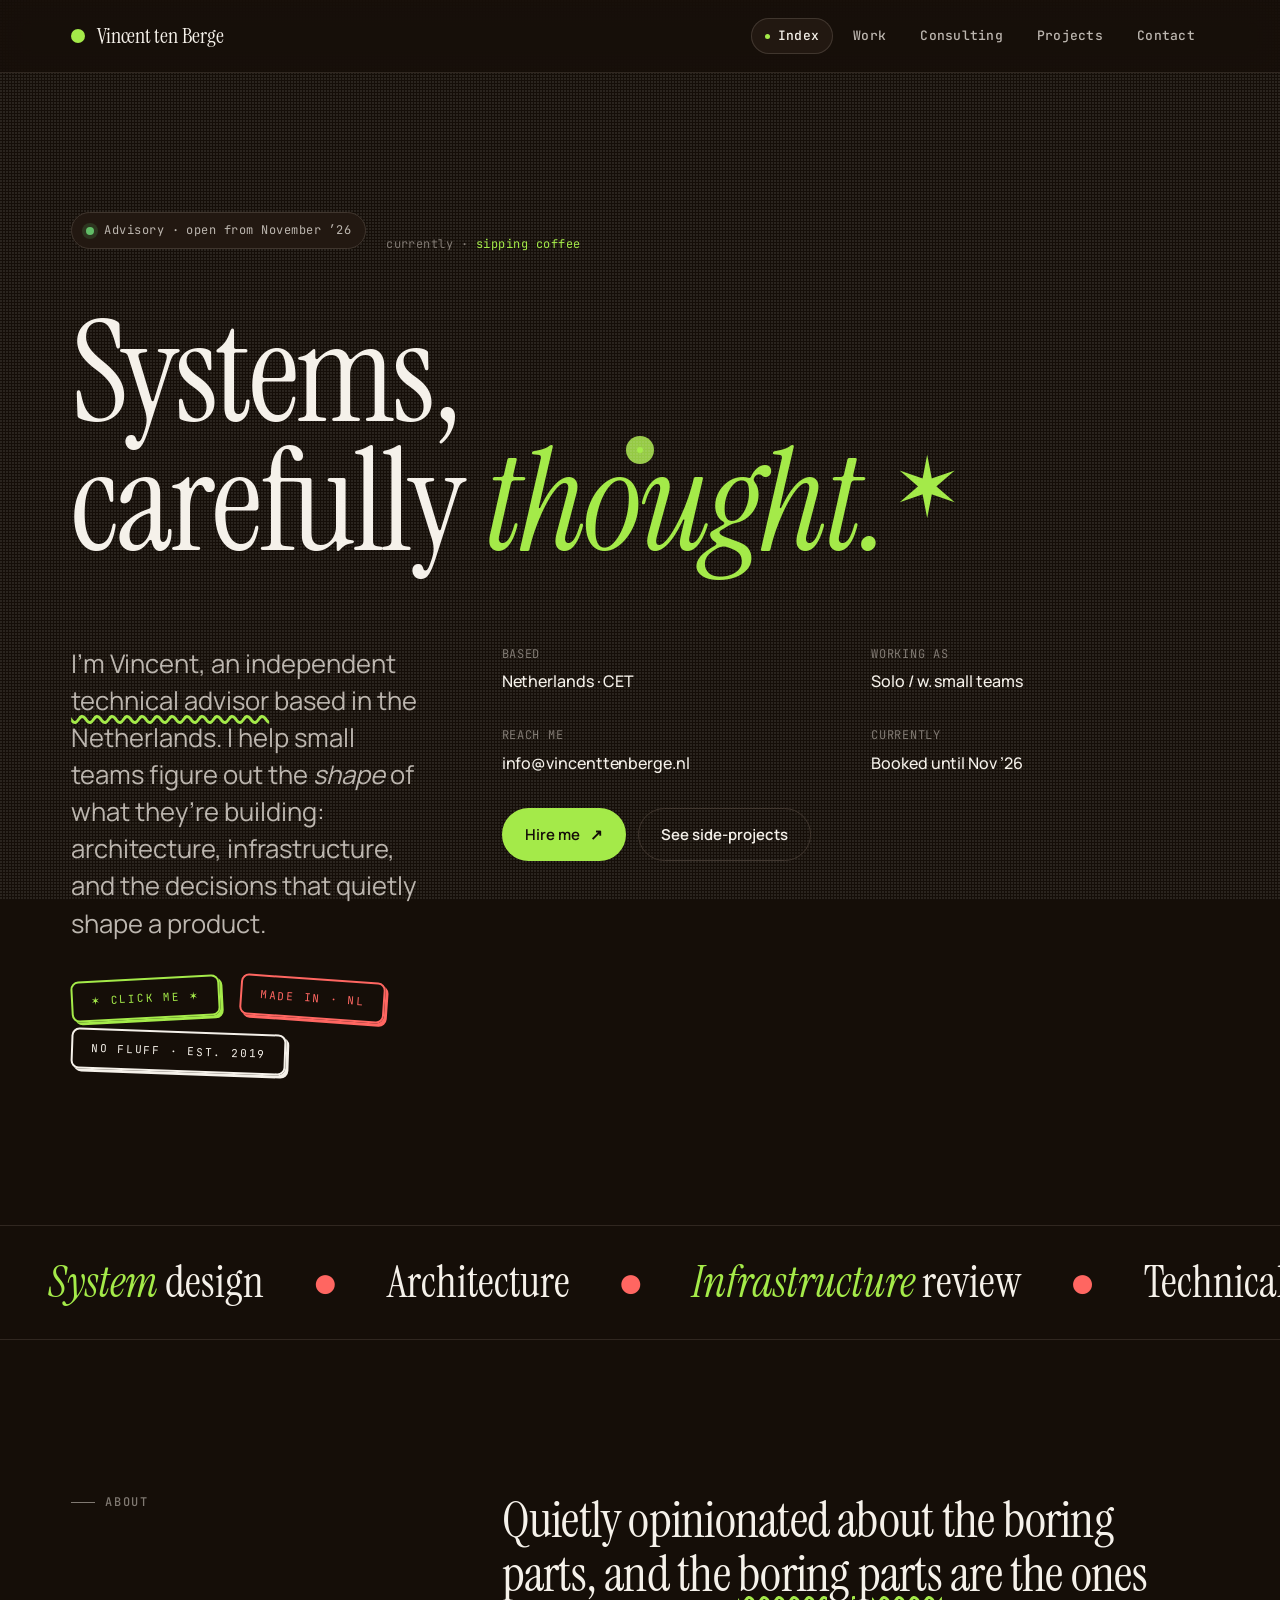
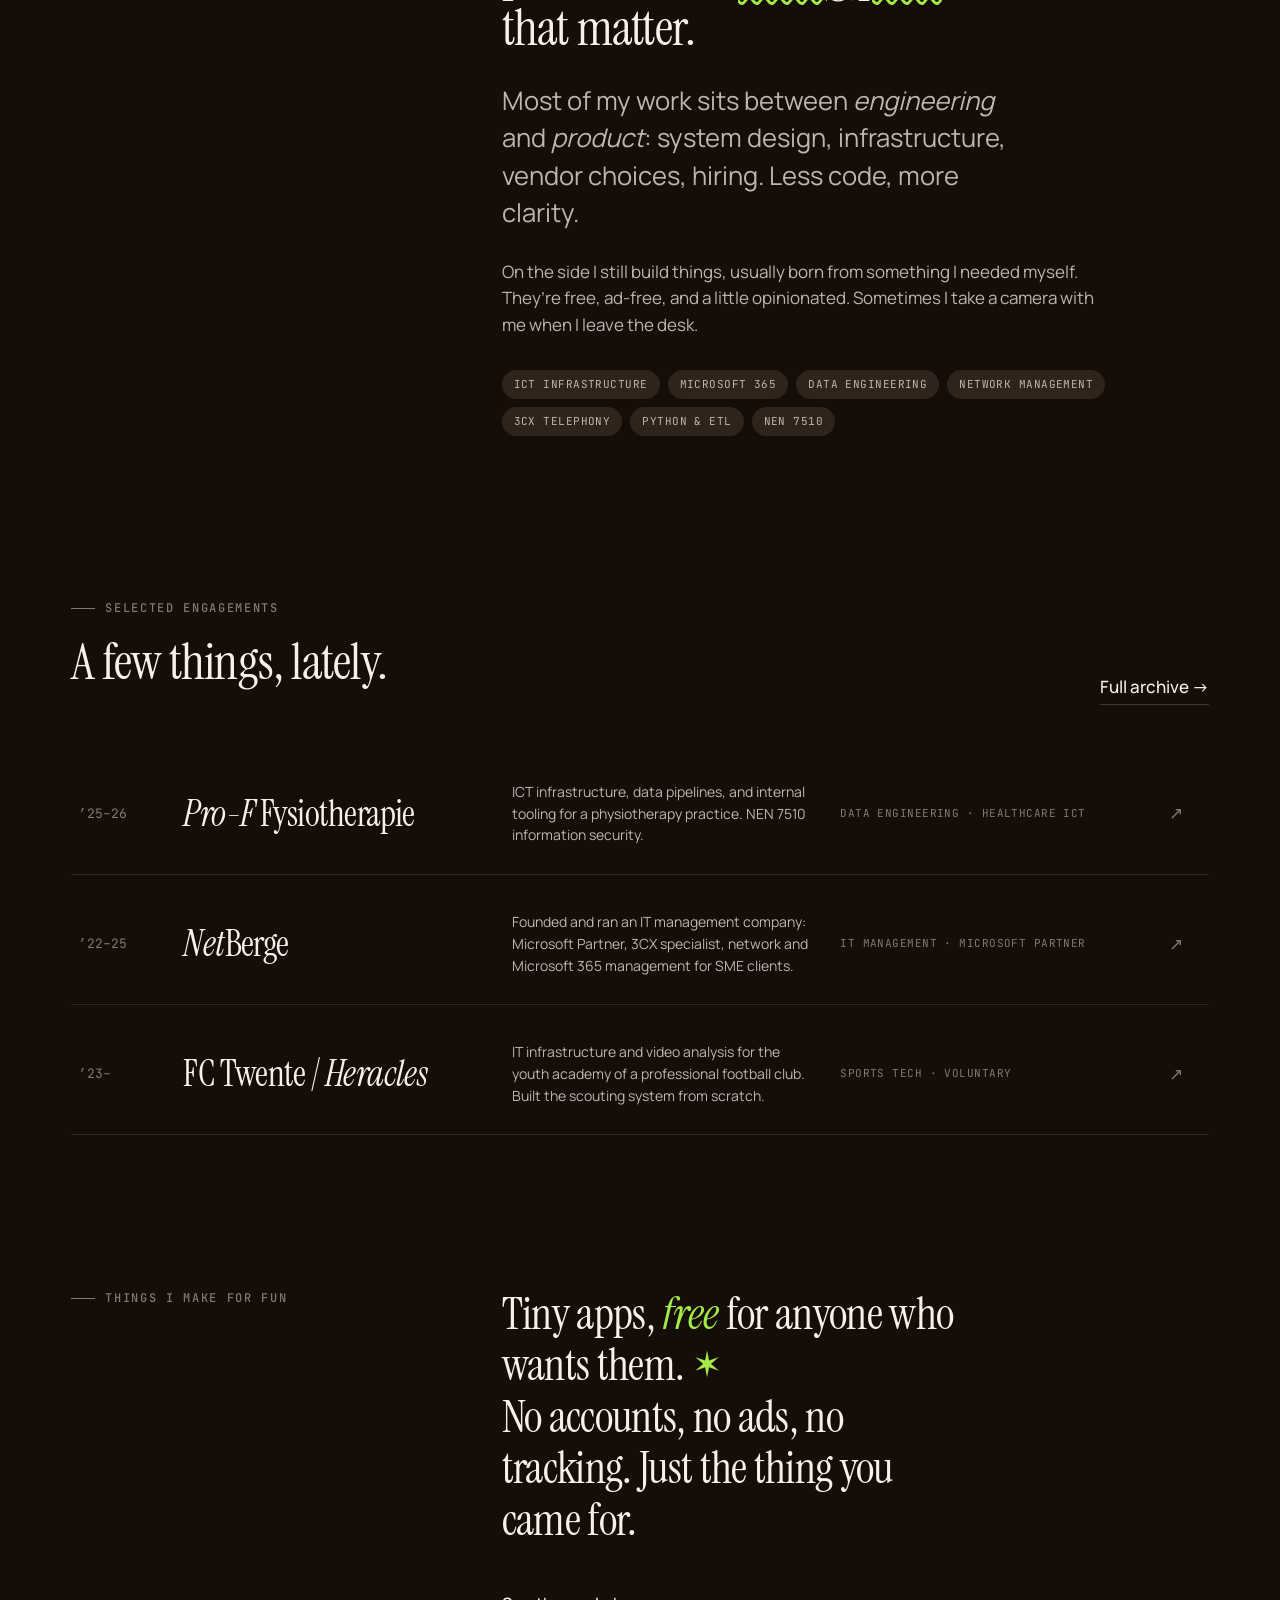
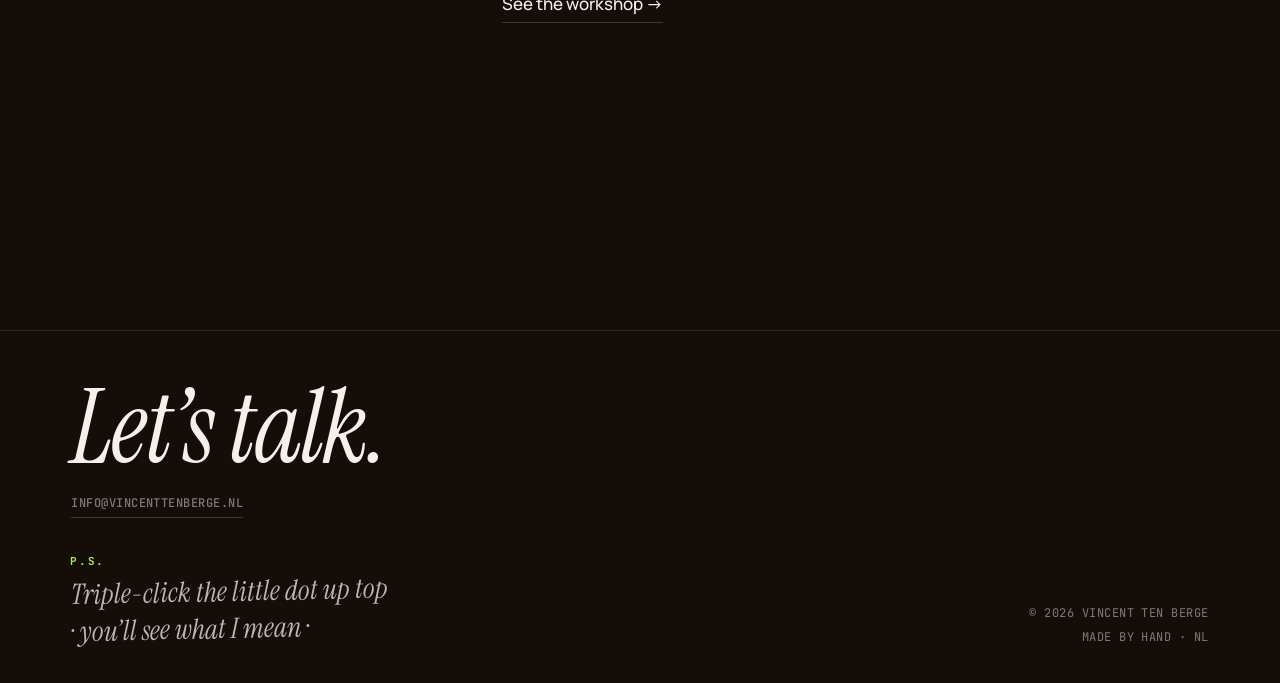
<file: index.html>
<!DOCTYPE html>
<html lang="en">
<head>
<meta charset="UTF-8" />
<meta name="viewport" content="width=device-width, initial-scale=1.0" />
<title>Vincent ten Berge · Software developer & consultant</title>
<meta name="description" content="Vincent ten Berge, independent software developer and consultant. Builds small useful things on the side." />

<link rel="preconnect" href="https://fonts.googleapis.com">
<link rel="preconnect" href="https://fonts.gstatic.com" crossorigin>
<link href="https://fonts.googleapis.com/css2?family=Instrument+Serif:ital@0;1&family=DM+Serif+Display:ital@0;1&family=Newsreader:ital,opsz,wght@0,6..72,400;1,6..72,400&family=Fraunces:ital,opsz,wght@0,9..144,400;1,9..144,400&family=Manrope:wght@300;400;500;600;700&family=Geist:wght@300;400;500;600;700&family=IBM+Plex+Sans:wght@300;400;500;600;700&family=JetBrains+Mono:wght@400;500&display=swap" rel="stylesheet">
<link rel="stylesheet" href="style.css" />
</head>
<body>

<header class="site-nav">
  <div class="container">
    <a class="brand" href="index.html">
      <span class="brand-mark"></span>
      <span>Vincent ten Berge</span>
    </a>
    <nav class="nav-links" aria-label="Primary">
      <a href="index.html" class="active">Index</a>
      <a href="work.html">Work</a>
      <a href="consulting.html">Consulting</a>
      <a href="projects.html">Projects</a>
      <a href="contact.html">Contact</a>
    </nav>
  </div>
</header>

<main>

  <!-- HERO -->
  <section class="hero">
    <div class="container" style="position: relative;">
      <div class="sticker-collage" style="margin-bottom: 32px;">
        <span class="hero-status"><span class="status-dot"></span>Advisory · open from November ’26</span>
        <span class="rotating-status"><span data-rotating-status></span></span>
      </div>

      <h1 class="display">
        Systems,<br/>
        carefully <em>thought.</em><span class="asterisk" style="font-size: 0.6em; vertical-align: 0.4em; margin-left: 0.05em;">✶</span>
      </h1>

      <div class="hero-grid" style="margin-top: clamp(40px, 6vw, 80px);">
        <div class="two-col">
          <div>
            <p class="lede">
              I’m Vincent, an independent <span class="wavy">technical advisor</span> based in the Netherlands. I help small teams figure out the <em>shape</em> of what they’re building: architecture, infrastructure, and the decisions that quietly shape a product.
            </p>
            <div class="sticker-collage" style="margin-top: 36px;">
              <span class="stamp wobble" data-confetti>✶ click me ✶</span>
              <span class="stamp stamp-2 wobble">made in&nbsp;·&nbsp;nl</span>
              <span class="stamp stamp-ghost wobble">no fluff · est. 2019</span>
            </div>
          </div>
          <div>
            <div class="hero-meta">
              <div>
                <div>Based</div>
                <strong>Netherlands · CET</strong>
              </div>
              <div>
                <div>Working as</div>
                <strong>Solo / w. small teams</strong>
              </div>
              <div>
                <div>Reach me</div>
                <strong>info@vincenttenberge.nl</strong>
              </div>
              <div>
                <div>Currently</div>
                <strong>Booked until Nov ’26</strong>
              </div>
            </div>
            <div style="display:flex; gap:12px; margin-top: 32px; flex-wrap: wrap;">
              <a class="btn btn-primary" href="consulting.html">Hire me <span class="arrow">↗</span></a>
              <a class="btn btn-ghost" href="projects.html">See side-projects</a>
            </div>
          </div>
        </div>
      </div>
    </div>
  </section>

  <!-- MARQUEE -->
  <div class="marquee" aria-hidden="true">
    <div class="marquee-track">
      <span><em>System</em> design</span> <span class="dot">●</span>
      <span>Architecture</span> <span class="dot">●</span>
      <span><em>Infrastructure</em> review</span> <span class="dot">●</span>
      <span>Technical advisory</span> <span class="dot">●</span>
      <span><em>Free</em> tools for everyone</span> <span class="dot">●</span>
      <span>Photography</span> <span class="dot">●</span>
      <span><em>System</em> design</span> <span class="dot">●</span>
      <span>Architecture</span> <span class="dot">●</span>
      <span><em>Infrastructure</em> review</span> <span class="dot">●</span>
      <span>Technical advisory</span> <span class="dot">●</span>
      <span><em>Free</em> tools for everyone</span> <span class="dot">●</span>
      <span>Photography</span> <span class="dot">●</span>
    </div>
  </div>

  <!-- ABOUT -->
  <section>
    <div class="container">
      <div class="two-col">
        <span class="eyebrow">About</span>
        <div>
        <h2>Quietly opinionated about the boring parts, and the <span class="wavy">boring parts</span> are the ones that matter.</h2>
          <p class="lede" style="margin-top: 28px;">
            Most of my work sits between <em>engineering</em> and <em>product</em>: system design, infrastructure, vendor choices, hiring. Less code, more clarity.
          </p>
          <p style="margin-top: 28px; color: var(--ink-soft); max-width: 60ch;">
            On the side I still build things, usually born from something I needed myself. They’re free, ad-free, and a little opinionated. Sometimes I take a camera with me when I leave the desk.
          </p>
          <div style="margin-top: 32px; display:flex; gap:8px; flex-wrap:wrap;">
            <span class="chip">ICT infrastructure</span>
            <span class="chip">Microsoft 365</span>
            <span class="chip">Data engineering</span>
            <span class="chip">Network management</span>
            <span class="chip">3CX telephony</span>
            <span class="chip">Python &amp; ETL</span>
            <span class="chip">NEN 7510</span>
          </div>
        </div>
      </div>
    </div>
  </section>

  <!-- FEATURED -->
  <section>
    <div class="container">
      <div style="display:flex; align-items:end; justify-content:space-between; flex-wrap:wrap; gap:24px; margin-bottom: clamp(32px, 4vw, 48px);">
        <div>
          <span class="eyebrow">Selected engagements</span>
          <h2 style="margin-top: 18px;">A few things, lately.</h2>
        </div>
        <a class="link-arrow" href="work.html">Full archive →</a>
      </div>

      <div class="case-list">
        <a class="case-row" href="work.html">
          <div class="case-year">’25–26</div>
          <div class="case-client"><em>Pro-F</em> Fysiotherapie</div>
          <div class="case-desc">ICT infrastructure, data pipelines, and internal tooling for a physiotherapy practice. NEN 7510 information security.</div>
          <div class="case-tag">Data Engineering · Healthcare ICT</div>
          <div class="case-arrow">↗</div>
        </a>
        <a class="case-row" href="work.html">
          <div class="case-year">’22–25</div>
          <div class="case-client"><em>Net</em>Berge</div>
          <div class="case-desc">Founded and ran an IT management company: Microsoft Partner, 3CX specialist, network and Microsoft 365 management for SME clients.</div>
          <div class="case-tag">IT Management · Microsoft Partner</div>
          <div class="case-arrow">↗</div>
        </a>
        <a class="case-row" href="work.html">
          <div class="case-year">’23–</div>
          <div class="case-client">FC Twente / <em>Heracles</em></div>
          <div class="case-desc">IT infrastructure and video analysis for the youth academy of a professional football club. Built the scouting system from scratch.</div>
          <div class="case-tag">Sports Tech · Voluntary</div>
          <div class="case-arrow">↗</div>
        </a>
      </div>
    </div>
  </section>

  <!-- ASIDE / QUOTE -->
  <section>
    <div class="container">
      <div class="two-col">
        <span class="eyebrow">Things I make for fun</span>
        <div>
          <p class="aside">
            Tiny apps, <em>free</em> for anyone who wants them. <span class="asterisk" style="font-size:0.8em; vertical-align:0.1em;">✶</span><br/>No accounts, no ads, no tracking. Just the thing you came for.
          </p>
          <div style="margin-top: 32px;">
            <a class="link-arrow" href="projects.html">See the workshop →</a>
          </div>
        </div>
      </div>
    </div>
  </section>

</main>

<footer class="site-foot">
  <div class="container">
    <div>
      <div class="big">Let’s <em>talk.</em></div>
      <div style="margin-top: 18px;">
        <a class="link-arrow" href="mailto:info@vincenttenberge.nl">info@vincenttenberge.nl</a>
      </div>
      <div class="ps-note" style="margin-top: 36px;">
        <b>P.S.</b>
        Triple-click the little dot up top<br/>· you’ll see what I mean ·
      </div>
    </div>
    <div style="display:flex; flex-direction: column; gap:6px; text-align: right;">
      <span>© 2026 Vincent ten Berge</span>
      <span>Made by hand · NL</span>
    </div>
  </div>
</footer>


<!-- Scripts -->
<script src="cursor.js"></script>

</body>
</html>
</file>
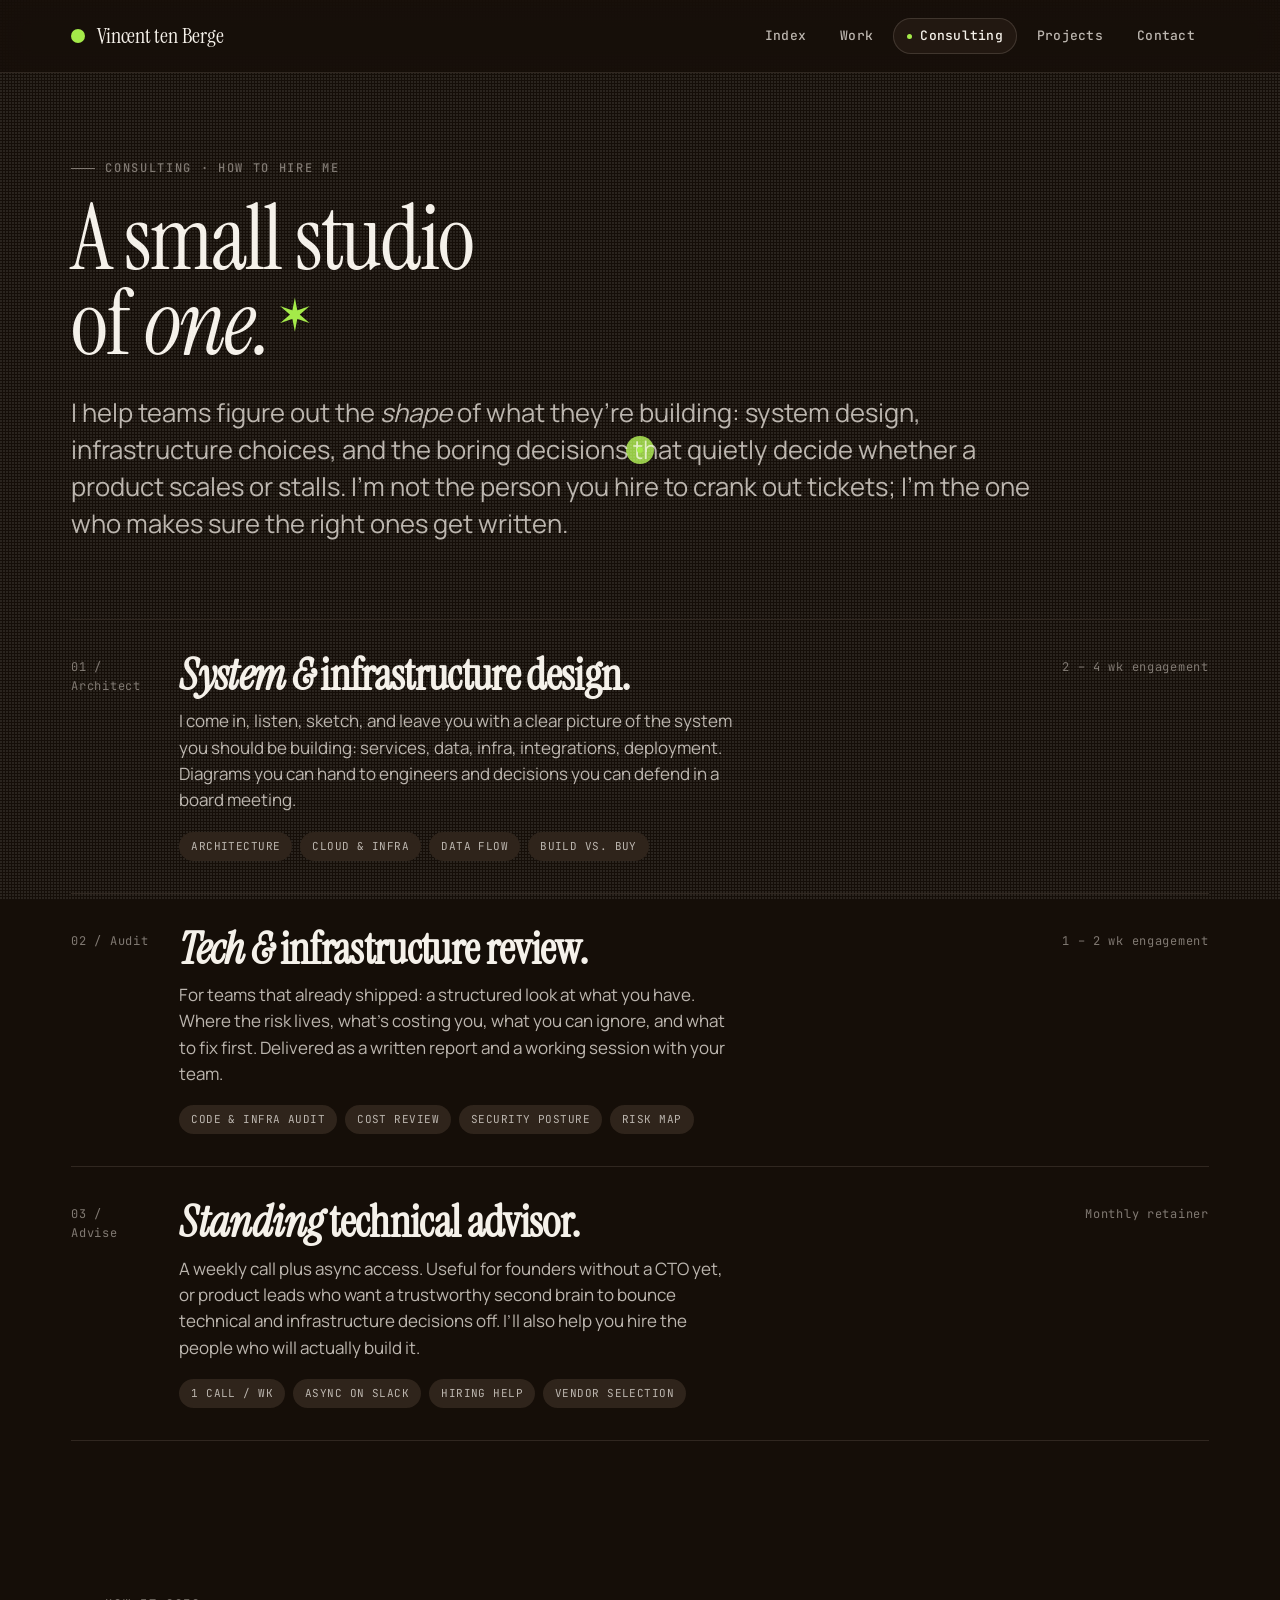
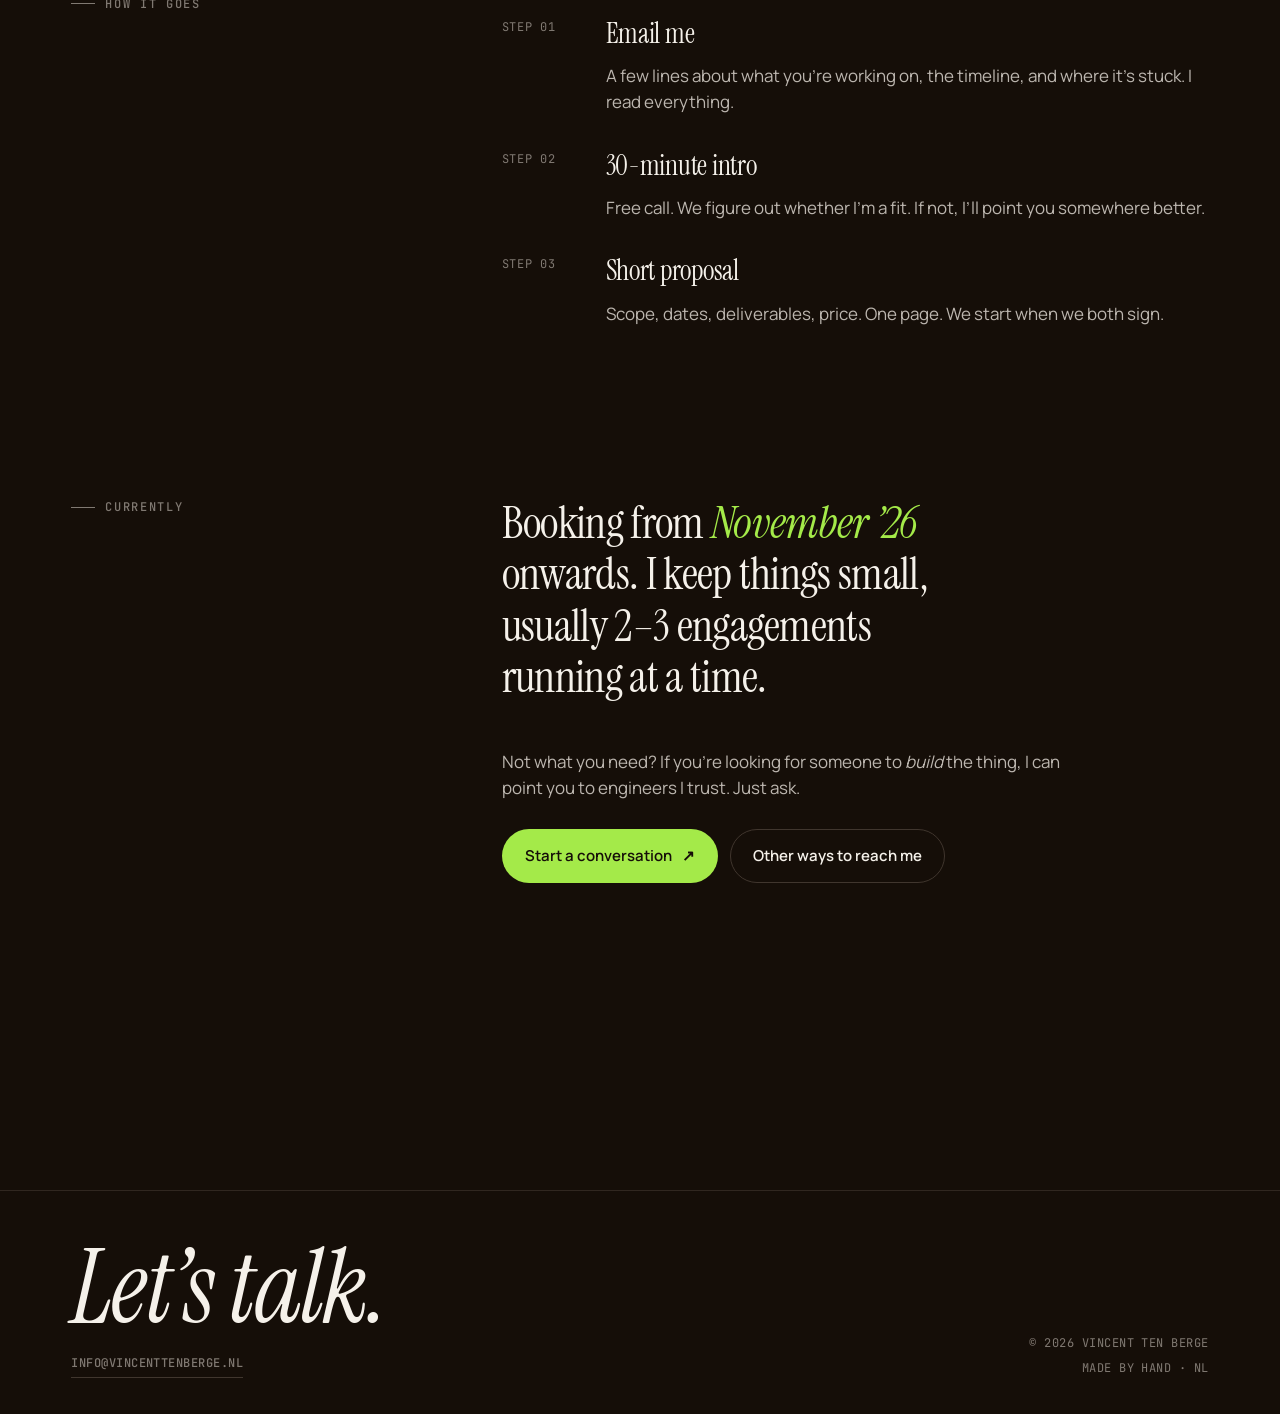
<file: consulting.html>
<!DOCTYPE html>
<html lang="en">
<head>
<meta charset="UTF-8" />
<meta name="viewport" content="width=device-width, initial-scale=1.0" />
<title>Consulting · Vincent ten Berge</title>
<link rel="preconnect" href="https://fonts.googleapis.com">
<link rel="preconnect" href="https://fonts.gstatic.com" crossorigin>
<link href="https://fonts.googleapis.com/css2?family=Instrument+Serif:ital@0;1&family=DM+Serif+Display:ital@0;1&family=Newsreader:ital,opsz,wght@0,6..72,400;1,6..72,400&family=Fraunces:ital,opsz,wght@0,9..144,400;1,9..144,400&family=Manrope:wght@300;400;500;600;700&family=Geist:wght@300;400;500;600;700&family=IBM+Plex+Sans:wght@300;400;500;600;700&family=JetBrains+Mono:wght@400;500&display=swap" rel="stylesheet">
<link rel="stylesheet" href="style.css" />
</head>
<body>

<header class="site-nav">
  <div class="container">
    <a class="brand" href="index.html">
      <span class="brand-mark"></span>
      <span>Vincent ten Berge</span>
    </a>
    <nav class="nav-links" aria-label="Primary">
      <a href="index.html">Index</a>
      <a href="work.html">Work</a>
      <a href="consulting.html" class="active">Consulting</a>
      <a href="projects.html">Projects</a>
      <a href="contact.html">Contact</a>
    </nav>
  </div>
</header>

<main>

  <section class="page-intro">
    <div class="container">
      <span class="eyebrow">Consulting · how to hire me</span>
      <h1 class="page-title" style="margin-top: 18px;">A small studio<br/>of <em>one.</em><span class="asterisk" style="font-size: 0.5em; vertical-align: 0.5em; margin-left: 0.1em;">✶</span></h1>
      <p class="lede">
        I help teams figure out the <em>shape</em> of what they’re building: system design, infrastructure choices, and the boring decisions that quietly decide whether a product scales or stalls. I’m not the person you hire to crank out tickets; I’m the one who makes sure the right ones get written.
      </p>
    </div>
  </section>

  <section style="padding-top: 0;">
    <div class="container">

      <div class="service">
        <div class="service-num">01 / Architect</div>
        <div>
          <h3 class="service-title"><em>System &amp;</em> infrastructure design.</h3>
          <p class="service-desc">
            I come in, listen, sketch, and leave you with a clear picture of the system you should be building: services, data, infra, integrations, deployment. Diagrams you can hand to engineers and decisions you can defend in a board meeting.
          </p>
          <div style="margin-top: 18px; display:flex; gap:8px; flex-wrap:wrap;">
            <span class="chip">Architecture</span>
            <span class="chip">Cloud &amp; infra</span>
            <span class="chip">Data flow</span>
            <span class="chip">Build vs. buy</span>
          </div>
        </div>
        <div class="service-rate">2 – 4 wk engagement</div>
      </div>

      <div class="service">
        <div class="service-num">02 / Audit</div>
        <div>
          <h3 class="service-title"><em>Tech &amp;</em> infrastructure review.</h3>
          <p class="service-desc">
            For teams that already shipped: a structured look at what you have. Where the risk lives, what’s costing you, what you can ignore, and what to fix first. Delivered as a written report and a working session with your team.
          </p>
          <div style="margin-top: 18px; display:flex; gap:8px; flex-wrap:wrap;">
            <span class="chip">Code &amp; infra audit</span>
            <span class="chip">Cost review</span>
            <span class="chip">Security posture</span>
            <span class="chip">Risk map</span>
          </div>
        </div>
        <div class="service-rate">1 – 2 wk engagement</div>
      </div>

      <div class="service">
        <div class="service-num">03 / Advise</div>
        <div>
          <h3 class="service-title"><em>Standing</em> technical advisor.</h3>
          <p class="service-desc">
            A weekly call plus async access. Useful for founders without a CTO yet, or product leads who want a trustworthy second brain to bounce technical and infrastructure decisions off. I’ll also help you hire the people who will actually build it.
          </p>
          <div style="margin-top: 18px; display:flex; gap:8px; flex-wrap:wrap;">
            <span class="chip">1 call / wk</span>
            <span class="chip">Async on Slack</span>
            <span class="chip">Hiring help</span>
            <span class="chip">Vendor selection</span>
          </div>
        </div>
        <div class="service-rate">Monthly retainer</div>
      </div>

    </div>
  </section>

  <section>
    <div class="container">
      <div class="two-col">
        <span class="eyebrow">How it goes</span>
        <div>
          <ol style="padding-left: 0; list-style: none; counter-reset: step; display: grid; gap: 28px;">
            <li style="display:grid; grid-template-columns: 80px 1fr; gap: 24px;">
              <div style="font-family: var(--font-mono); font-size: 12px; color: var(--ink-faint); letter-spacing:.06em; padding-top:6px;">STEP 01</div>
              <div>
                <h3 style="font-family: var(--font-display); font-size: 28px; font-weight: 400; letter-spacing:-.01em; margin-bottom: 8px;">Email me</h3>
                <p style="color: var(--ink-soft);">A few lines about what you’re working on, the timeline, and where it’s stuck. I read everything.</p>
              </div>
            </li>
            <li style="display:grid; grid-template-columns: 80px 1fr; gap: 24px;">
              <div style="font-family: var(--font-mono); font-size: 12px; color: var(--ink-faint); letter-spacing:.06em; padding-top:6px;">STEP 02</div>
              <div>
                <h3 style="font-family: var(--font-display); font-size: 28px; font-weight: 400; letter-spacing:-.01em; margin-bottom: 8px;">30-minute intro</h3>
                <p style="color: var(--ink-soft);">Free call. We figure out whether I’m a fit. If not, I’ll point you somewhere better.</p>
              </div>
            </li>
            <li style="display:grid; grid-template-columns: 80px 1fr; gap: 24px;">
              <div style="font-family: var(--font-mono); font-size: 12px; color: var(--ink-faint); letter-spacing:.06em; padding-top:6px;">STEP 03</div>
              <div>
                <h3 style="font-family: var(--font-display); font-size: 28px; font-weight: 400; letter-spacing:-.01em; margin-bottom: 8px;">Short proposal</h3>
                <p style="color: var(--ink-soft);">Scope, dates, deliverables, price. One page. We start when we both sign.</p>
              </div>
            </li>
          </ol>
        </div>
      </div>
    </div>
  </section>

  <section>
    <div class="container">
      <div class="two-col">
        <span class="eyebrow">Currently</span>
        <div>
          <p class="aside">
            Booking from <em>November ’26</em> onwards. I keep things small, usually 2–3 engagements running at a time.
          </p>
          <p style="margin-top: 28px; color: var(--ink-soft); max-width: 56ch;">
            Not what you need? If you’re looking for someone to <em>build</em> the thing, I can point you to engineers I trust. Just ask.
          </p>
          <div style="margin-top: 28px; display:flex; gap:12px; flex-wrap: wrap;">
            <a class="btn btn-primary" href="mailto:info@vincenttenberge.nl?subject=Working%20together">Start a conversation <span class="arrow">↗</span></a>
            <a class="btn btn-ghost" href="contact.html">Other ways to reach me</a>
          </div>
        </div>
      </div>
    </div>
  </section>

</main>

<footer class="site-foot">
  <div class="container">
    <div>
      <div class="big">Let’s <em>talk.</em></div>
      <div style="margin-top: 18px;">
        <a class="link-arrow" href="mailto:info@vincenttenberge.nl">info@vincenttenberge.nl</a>
      </div>
    </div>
    <div style="display:flex; flex-direction: column; gap:6px; text-align: right;">
      <span>© 2026 Vincent ten Berge</span>
      <span>Made by hand · NL</span>
    </div>
  </div>
</footer>


<script src="cursor.js"></script>

</body>
</html>
</file>
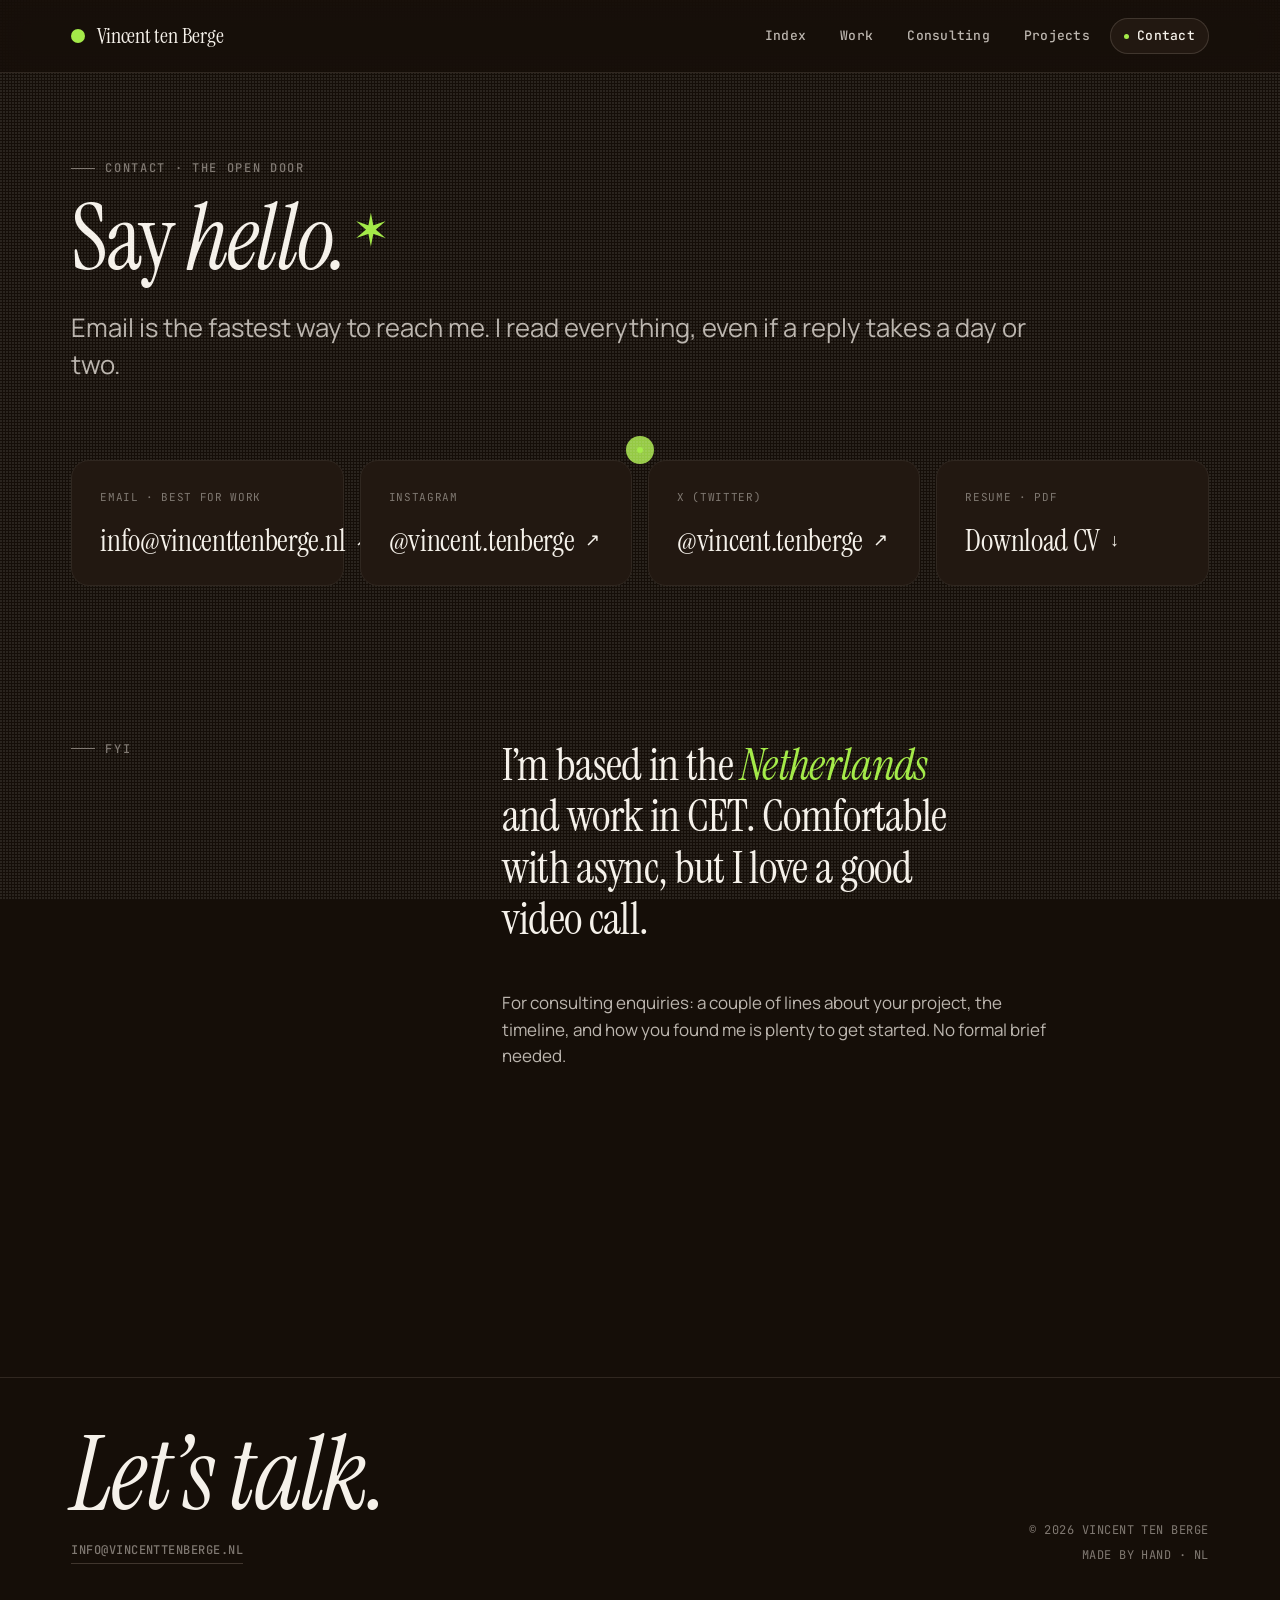
<file: contact.html>
<!DOCTYPE html>
<html lang="en">
<head>
<meta charset="UTF-8" />
<meta name="viewport" content="width=device-width, initial-scale=1.0" />
<title>Contact · Vincent ten Berge</title>
<link rel="preconnect" href="https://fonts.googleapis.com">
<link rel="preconnect" href="https://fonts.gstatic.com" crossorigin>
<link href="https://fonts.googleapis.com/css2?family=Instrument+Serif:ital@0;1&family=DM+Serif+Display:ital@0;1&family=Newsreader:ital,opsz,wght@0,6..72,400;1,6..72,400&family=Fraunces:ital,opsz,wght@0,9..144,400;1,9..144,400&family=Manrope:wght@300;400;500;600;700&family=Geist:wght@300;400;500;600;700&family=IBM+Plex+Sans:wght@300;400;500;600;700&family=JetBrains+Mono:wght@400;500&display=swap" rel="stylesheet">
<link rel="stylesheet" href="style.css" />
</head>
<body>

<header class="site-nav">
  <div class="container">
    <a class="brand" href="index.html">
      <span class="brand-mark"></span>
      <span>Vincent ten Berge</span>
    </a>
    <nav class="nav-links" aria-label="Primary">
      <a href="index.html">Index</a>
      <a href="work.html">Work</a>
      <a href="consulting.html">Consulting</a>
      <a href="projects.html">Projects</a>
      <a href="contact.html" class="active">Contact</a>
    </nav>
  </div>
</header>

<main>

  <section class="page-intro">
    <div class="container">
      <span class="eyebrow">Contact · the open door</span>
      <h1 class="page-title" style="margin-top: 18px;">Say <em>hello.</em><span class="asterisk" style="font-size: 0.5em; vertical-align: 0.5em; margin-left: 0.1em;">✶</span></h1>
      <p class="lede">
        Email is the fastest way to reach me. I read everything, even if a reply takes a day or two.
      </p>
    </div>
  </section>

  <section style="padding-top: 0;">
    <div class="container">
      <div class="contact-grid">
        <a class="contact-card" href="mailto:info@vincenttenberge.nl">
          <div class="label">Email · best for work</div>
          <div class="value">info@vincenttenberge.nl <span class="arrow">↗</span></div>
        </a>
        <a class="contact-card" href="https://instagram.com/vincent.tenberge" target="_blank" rel="noopener">
          <div class="label">Instagram</div>
          <div class="value">@vincent.tenberge <span class="arrow">↗</span></div>
        </a>
        <a class="contact-card" href="https://x.com/vincent.tenberge" target="_blank" rel="noopener">
          <div class="label">X (Twitter)</div>
          <div class="value">@vincent.tenberge <span class="arrow">↗</span></div>
        </a>
        <a class="contact-card" href="cv.pdf" download>
          <div class="label">Resume · PDF</div>
          <div class="value">Download CV <span class="arrow">↓</span></div>
        </a>
      </div>
    </div>
  </section>

  <section>
    <div class="container">
      <div class="two-col">
        <span class="eyebrow">FYI</span>
        <div>
          <p class="aside">
            I’m based in the <em>Netherlands</em> and work in CET. Comfortable with async, but I love a good video call.
          </p>
          <p style="margin-top: 28px; color: var(--ink-soft); max-width: 56ch;">
            For consulting enquiries: a couple of lines about your project, the timeline, and how you found me is plenty to get started. No formal brief needed.
          </p>
        </div>
      </div>
    </div>
  </section>

</main>

<footer class="site-foot">
  <div class="container">
    <div>
      <div class="big">Let’s <em>talk.</em></div>
      <div style="margin-top: 18px;">
        <a class="link-arrow" href="mailto:info@vincenttenberge.nl">info@vincenttenberge.nl</a>
      </div>
    </div>
    <div style="display:flex; flex-direction: column; gap:6px; text-align: right;">
      <span>© 2026 Vincent ten Berge</span>
      <span>Made by hand · NL</span>
    </div>
  </div>
</footer>


<script src="cursor.js"></script>

</body>
</html>
</file>
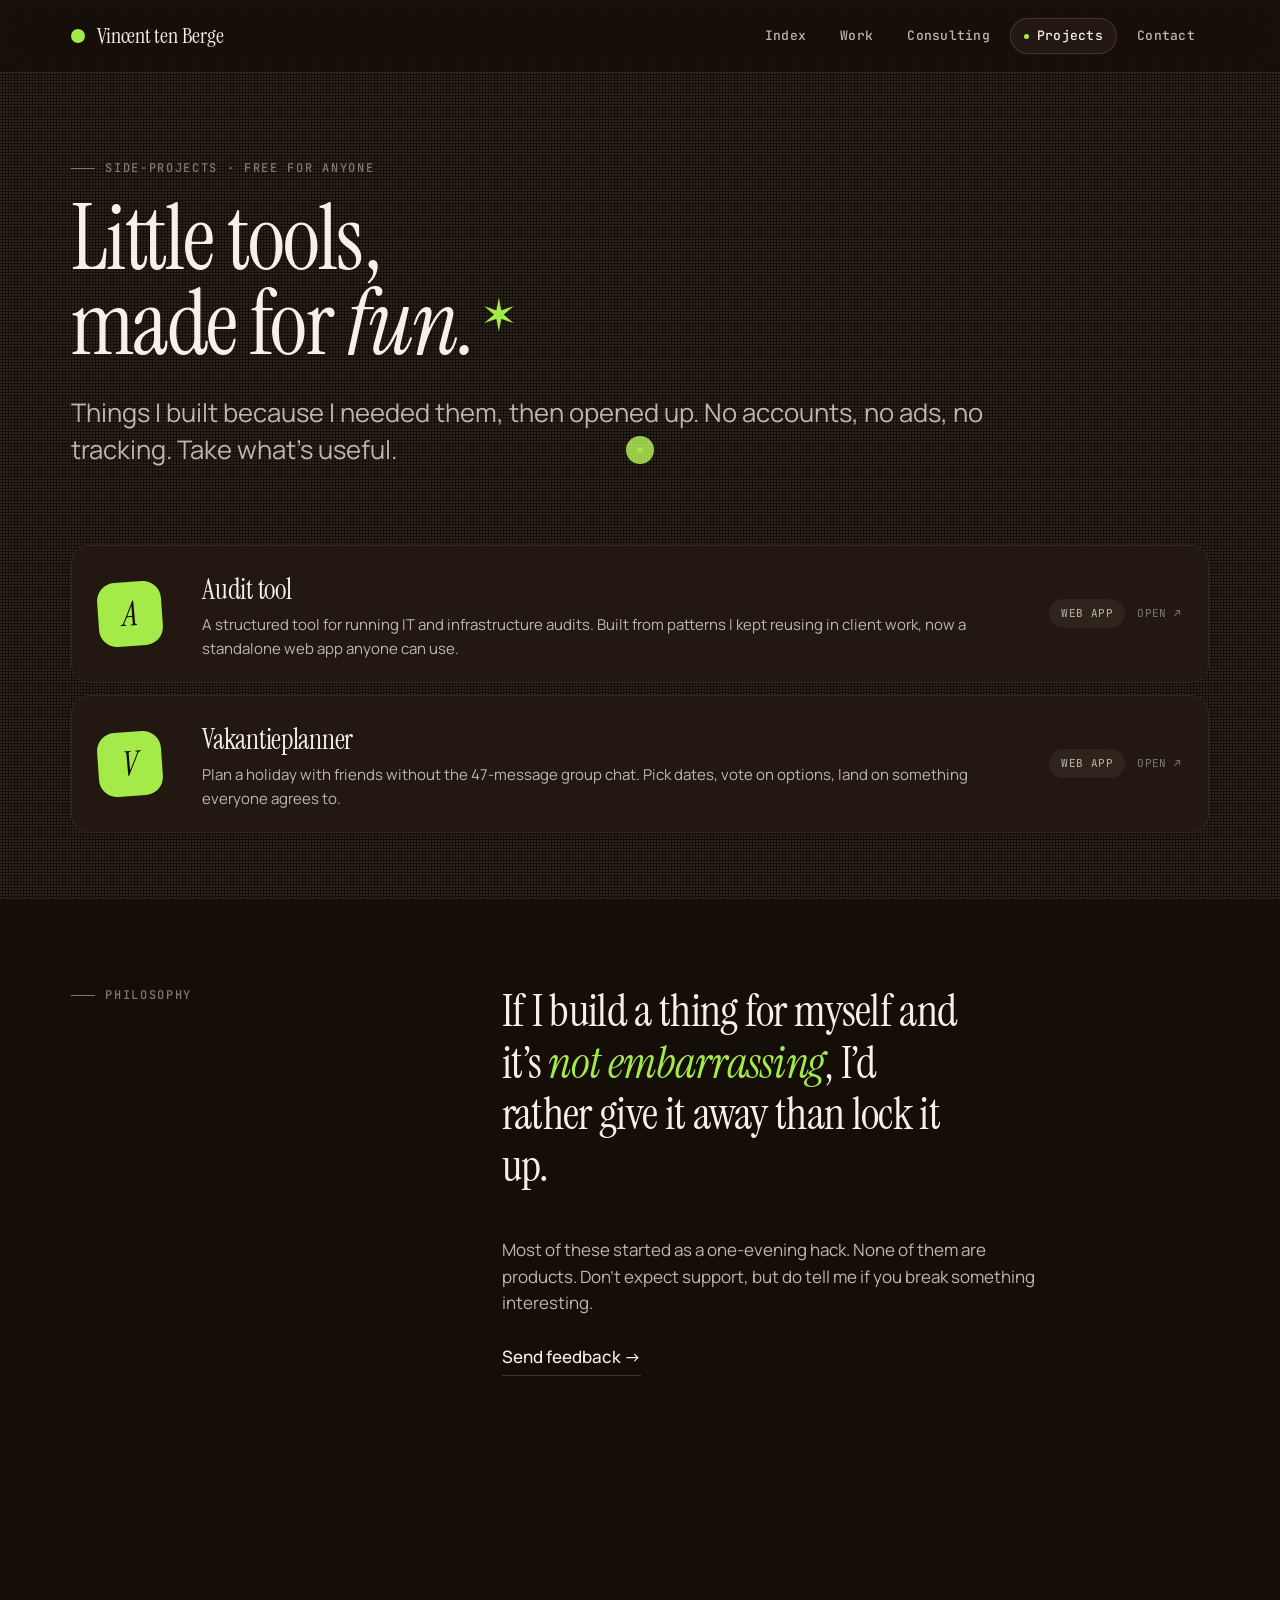
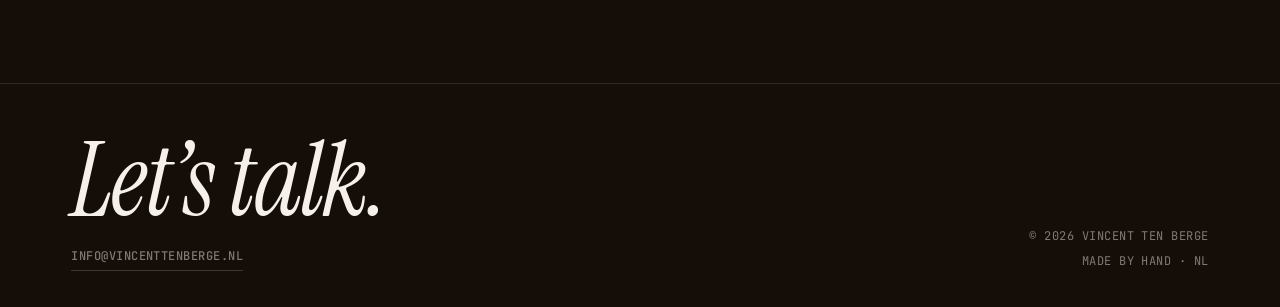
<file: projects.html>
<!DOCTYPE html>
<html lang="en">
<head>
<meta charset="UTF-8" />
<meta name="viewport" content="width=device-width, initial-scale=1.0" />
<title>Projects · Vincent ten Berge</title>
<link rel="preconnect" href="https://fonts.googleapis.com">
<link rel="preconnect" href="https://fonts.gstatic.com" crossorigin>
<link href="https://fonts.googleapis.com/css2?family=Instrument+Serif:ital@0;1&family=DM+Serif+Display:ital@0;1&family=Newsreader:ital,opsz,wght@0,6..72,400;1,6..72,400&family=Fraunces:ital,opsz,wght@0,9..144,400;1,9..144,400&family=Manrope:wght@300;400;500;600;700&family=Geist:wght@300;400;500;600;700&family=IBM+Plex+Sans:wght@300;400;500;600;700&family=JetBrains+Mono:wght@400;500&display=swap" rel="stylesheet">
<link rel="stylesheet" href="style.css" />
</head>
<body>

<header class="site-nav">
  <div class="container">
    <a class="brand" href="index.html">
      <span class="brand-mark"></span>
      <span>Vincent ten Berge</span>
    </a>
    <nav class="nav-links" aria-label="Primary">
      <a href="index.html">Index</a>
      <a href="work.html">Work</a>
      <a href="consulting.html">Consulting</a>
      <a href="projects.html" class="active">Projects</a>
      <a href="contact.html">Contact</a>
    </nav>
  </div>
</header>

<main>

  <section class="page-intro">
    <div class="container">
      <span class="eyebrow">Side-projects · free for anyone</span>
      <h1 class="page-title" style="margin-top: 18px;">Little tools,<br/>made for <em>fun.</em><span class="asterisk" style="font-size: 0.5em; vertical-align: 0.5em; margin-left: 0.1em;">✶</span></h1>
      <p class="lede">
        Things I built because I needed them, then opened up. No accounts, no ads, no tracking. Take what’s useful.
      </p>
    </div>
  </section>

  <section style="padding-top: 0;">
    <div class="container">

      <div style="display: grid; gap: 12px;">

        <a class="project-card" href="https://audit.vincenttenberge.nl" target="_blank" rel="noopener">
          <div class="project-glyph">A</div>
          <div>
            <div class="project-name">Audit tool</div>
            <div class="project-desc">A structured tool for running IT and infrastructure audits. Built from patterns I kept reusing in client work, now a standalone web app anyone can use.</div>
          </div>
          <div class="project-meta">
            <span class="chip">Web app</span>
            <span>Open ↗</span>
          </div>
        </a>

        <a class="project-card" href="https://vp.vincenttenberge.nl" target="_blank" rel="noopener">
          <div class="project-glyph">V</div>
          <div>
            <div class="project-name">Vakantieplanner</div>
            <div class="project-desc">Plan a holiday with friends without the 47-message group chat. Pick dates, vote on options, land on something everyone agrees to.</div>
          </div>
          <div class="project-meta">
            <span class="chip">Web app</span>
            <span>Open ↗</span>
          </div>
        </a>

      </div>

    </div>
  </section>

  <section>
    <div class="container">
      <div class="two-col">
        <span class="eyebrow">Philosophy</span>
        <div>
          <p class="aside">
            If I build a thing for myself and it’s <em>not embarrassing</em>, I’d rather give it away than lock it up.
          </p>
          <p style="margin-top: 28px; color: var(--ink-soft); max-width: 56ch;">
            Most of these started as a one-evening hack. None of them are products. Don’t expect support, but do tell me if you break something interesting.
          </p>
          <div style="margin-top: 28px;">
            <a class="link-arrow" href="contact.html">Send feedback →</a>
          </div>
        </div>
      </div>
    </div>
  </section>

</main>

<footer class="site-foot">
  <div class="container">
    <div>
      <div class="big">Let’s <em>talk.</em></div>
      <div style="margin-top: 18px;">
        <a class="link-arrow" href="mailto:info@vincenttenberge.nl">info@vincenttenberge.nl</a>
      </div>
    </div>
    <div style="display:flex; flex-direction: column; gap:6px; text-align: right;">
      <span>© 2026 Vincent ten Berge</span>
      <span>Made by hand · NL</span>
    </div>
  </div>
</footer>


<script src="cursor.js"></script>

</body>
</html>
</file>
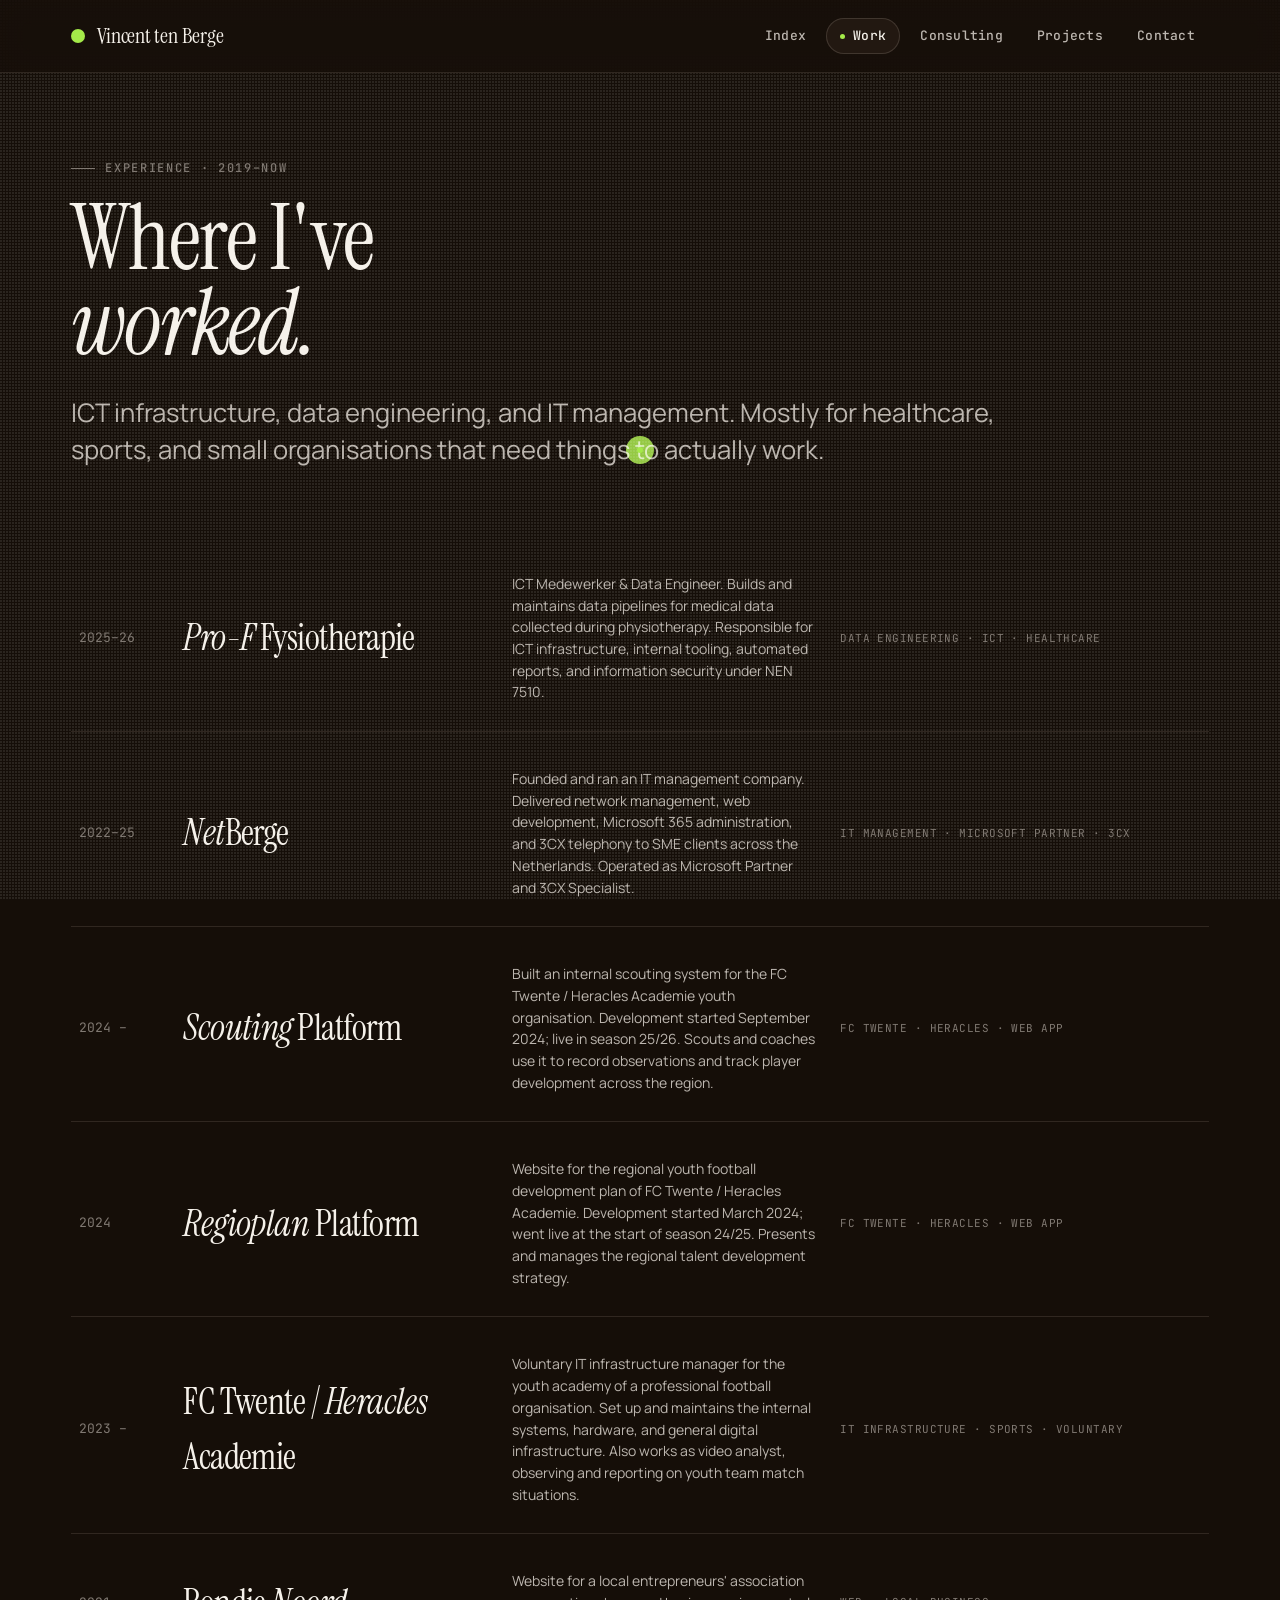
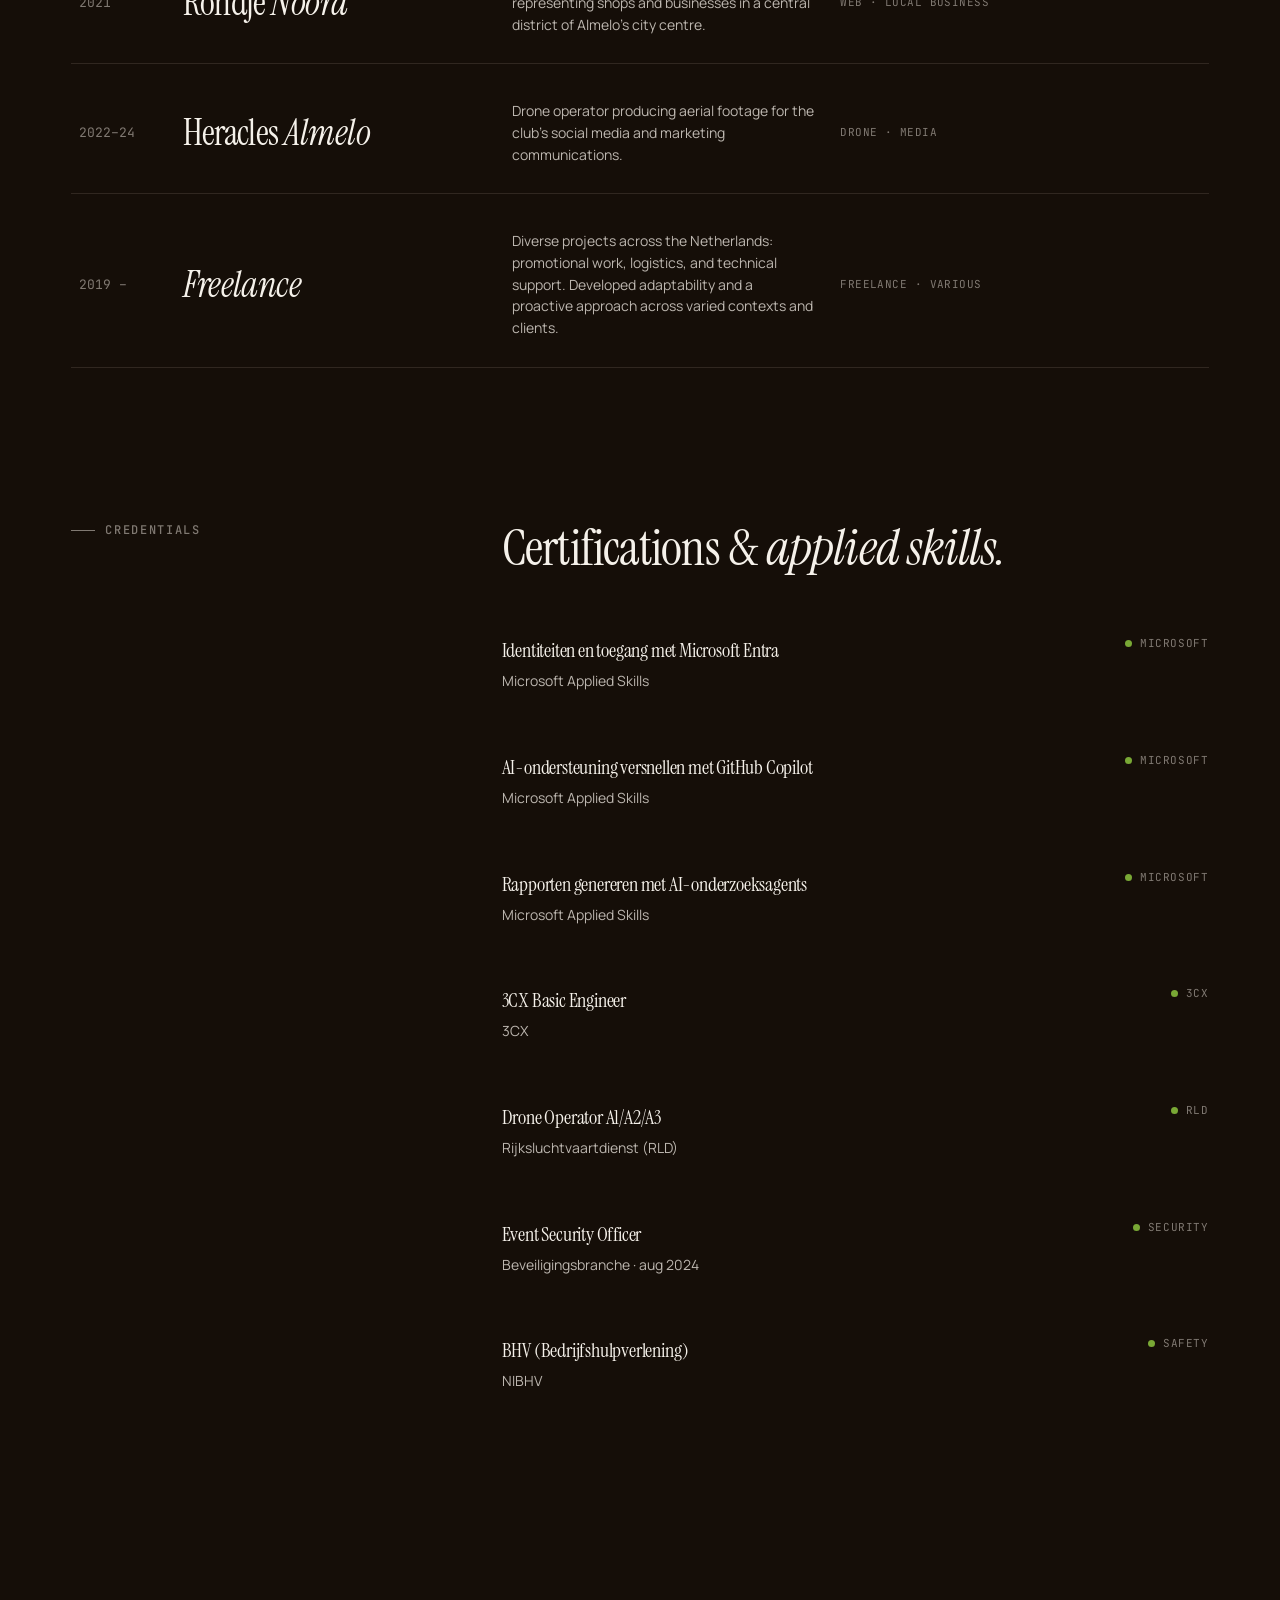
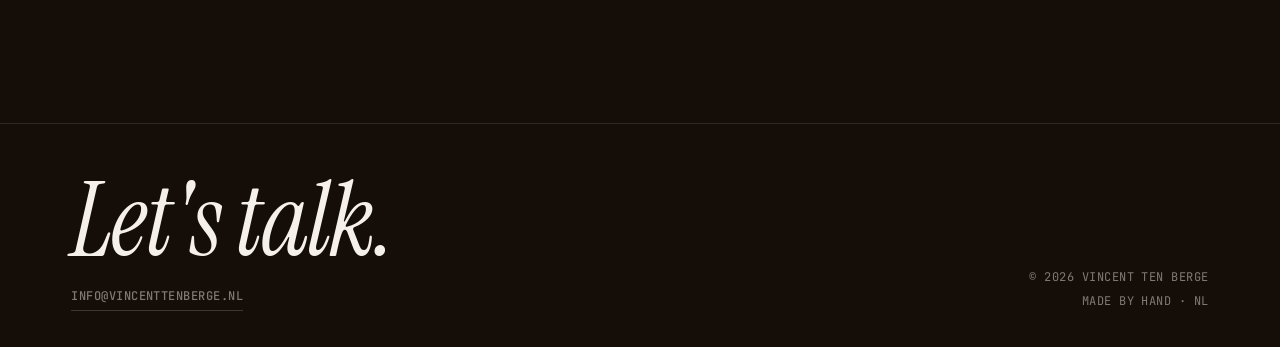
<file: work.html>
<!DOCTYPE html>
<html lang="en">
<head>
<meta charset="UTF-8" />
<meta name="viewport" content="width=device-width, initial-scale=1.0" />
<title>Work · Vincent ten Berge</title>
<link rel="preconnect" href="https://fonts.googleapis.com">
<link rel="preconnect" href="https://fonts.gstatic.com" crossorigin>
<link href="https://fonts.googleapis.com/css2?family=Instrument+Serif:ital@0;1&family=DM+Serif+Display:ital@0;1&family=Newsreader:ital,opsz,wght@0,6..72,400;1,6..72,400&family=Fraunces:ital,opsz,wght@0,9..144,400;1,9..144,400&family=Manrope:wght@300;400;500;600;700&family=Geist:wght@300;400;500;600;700&family=IBM+Plex+Sans:wght@300;400;500;600;700&family=JetBrains+Mono:wght@400;500&display=swap" rel="stylesheet">
<link rel="stylesheet" href="style.css" />
<style>
  .cred-list {
    display: grid;
    gap: 12px;
  }
  .cred-row {
    display: grid;
    grid-template-columns: 1fr auto;
    align-items: start;
    gap: 24px;
    padding: 24px 0;
    border-bottom: 1px solid var(--border);
    text-decoration: none;
    color: inherit;
    transition: opacity .15s;
  }
  .cred-row:first-child {
    border-top: 1px solid var(--border);
  }
  .cred-row:hover { opacity: .65; }
  .cred-badge {
    display: inline-flex;
    align-items: center;
    gap: 8px;
    font-family: var(--font-mono);
    font-size: 11px;
    letter-spacing: .06em;
    text-transform: uppercase;
    color: var(--ink-faint);
    white-space: nowrap;
  }
  .cred-badge-dot {
    display: inline-block;
    width: 7px;
    height: 7px;
    border-radius: 50%;
    background: var(--accent);
    opacity: .7;
  }
  .cred-title {
    font-family: var(--font-display);
    font-size: clamp(17px, 2vw, 20px);
    font-weight: 400;
    letter-spacing: -.01em;
    margin-bottom: 4px;
  }
  .cred-issuer {
    font-size: 14px;
    color: var(--ink-soft);
  }
</style>
</head>
<body>

<header class="site-nav">
  <div class="container">
    <a class="brand" href="index.html">
      <span class="brand-mark"></span>
      <span>Vincent ten Berge</span>
    </a>
    <nav class="nav-links" aria-label="Primary">
      <a href="index.html">Index</a>
      <a href="work.html" class="active">Work</a>
      <a href="consulting.html">Consulting</a>
      <a href="projects.html">Projects</a>
      <a href="contact.html">Contact</a>
    </nav>
  </div>
</header>

<main>

  <section class="page-intro">
    <div class="container">
      <span class="eyebrow">Experience · 2019–now</span>
      <h1 class="page-title" style="margin-top: 18px;">Where I've<br/><em>worked.</em></h1>
      <p class="lede">
        ICT infrastructure, data engineering, and IT management. Mostly for healthcare, sports, and small organisations that need things to actually work.
      </p>
    </div>
  </section>

  <section style="padding-top: 0;">
    <div class="container">
      <div class="case-list">

        <div class="case-row">
          <div class="case-year">2025–26</div>
          <div class="case-client"><em>Pro-F</em> Fysiotherapie</div>
          <div class="case-desc">ICT Medewerker &amp; Data Engineer. Builds and maintains data pipelines for medical data collected during physiotherapy. Responsible for ICT infrastructure, internal tooling, automated reports, and information security under NEN 7510.</div>
          <div class="case-tag">Data Engineering · ICT · Healthcare</div>
          <div class="case-arrow"></div>
        </div>

        <div class="case-row">
          <div class="case-year">2022–25</div>
          <div class="case-client"><em>Net</em>Berge</div>
          <div class="case-desc">Founded and ran an IT management company. Delivered network management, web development, Microsoft 365 administration, and 3CX telephony to SME clients across the Netherlands. Operated as Microsoft Partner and 3CX Specialist.</div>
          <div class="case-tag">IT Management · Microsoft Partner · 3CX</div>
          <div class="case-arrow"></div>
        </div>

        <div class="case-row">
          <div class="case-year">2024 –</div>
          <div class="case-client"><em>Scouting</em> Platform</div>
          <div class="case-desc">Built an internal scouting system for the FC Twente / Heracles Academie youth organisation. Development started September 2024; live in season 25/26. Scouts and coaches use it to record observations and track player development across the region.</div>
          <div class="case-tag">FC Twente · Heracles · Web app</div>
          <div class="case-arrow"></div>
        </div>

        <div class="case-row">
          <div class="case-year">2024</div>
          <div class="case-client"><em>Regioplan</em> Platform</div>
          <div class="case-desc">Website for the regional youth football development plan of FC Twente / Heracles Academie. Development started March 2024; went live at the start of season 24/25. Presents and manages the regional talent development strategy.</div>
          <div class="case-tag">FC Twente · Heracles · Web app</div>
          <div class="case-arrow"></div>
        </div>

        <div class="case-row">
          <div class="case-year">2023 –</div>
          <div class="case-client">FC Twente / <em>Heracles</em> Academie</div>
          <div class="case-desc">Voluntary IT infrastructure manager for the youth academy of a professional football organisation. Set up and maintains the internal systems, hardware, and general digital infrastructure. Also works as video analyst, observing and reporting on youth team match situations.</div>
          <div class="case-tag">IT Infrastructure · Sports · Voluntary</div>
          <div class="case-arrow"></div>
        </div>

        <div class="case-row">
          <div class="case-year">2021</div>
          <div class="case-client">Rondje <em>Noord</em></div>
          <div class="case-desc">Website for a local entrepreneurs' association representing shops and businesses in a central district of Almelo's city centre.</div>
          <div class="case-tag">Web · Local business</div>
          <div class="case-arrow"></div>
        </div>

        <div class="case-row">
          <div class="case-year">2022–24</div>
          <div class="case-client">Heracles <em>Almelo</em></div>
          <div class="case-desc">Drone operator producing aerial footage for the club's social media and marketing communications.</div>
          <div class="case-tag">Drone · Media</div>
          <div class="case-arrow"></div>
        </div>

        <div class="case-row">
          <div class="case-year">2019 –</div>
          <div class="case-client"><em>Freelance</em></div>
          <div class="case-desc">Diverse projects across the Netherlands: promotional work, logistics, and technical support. Developed adaptability and a proactive approach across varied contexts and clients.</div>
          <div class="case-tag">Freelance · Various</div>
          <div class="case-arrow"></div>
        </div>

      </div>
    </div>
  </section>

  <!-- CREDENTIALS -->
  <section>
    <div class="container">
      <div class="two-col">
        <span class="eyebrow">Credentials</span>
        <div>
          <h2 style="margin-bottom: 36px;">Certifications &amp; <em>applied skills.</em></h2>

          <div class="cred-list">

            <div class="cred-row">
              <div>
                <div class="cred-title">Identiteiten en toegang met Microsoft Entra</div>
                <div class="cred-issuer">Microsoft Applied Skills</div>
              </div>
              <div class="cred-badge"><span class="cred-badge-dot"></span>Microsoft</div>
            </div>

            <div class="cred-row">
              <div>
                <div class="cred-title">AI-ondersteuning versnellen met GitHub Copilot</div>
                <div class="cred-issuer">Microsoft Applied Skills</div>
              </div>
              <div class="cred-badge"><span class="cred-badge-dot"></span>Microsoft</div>
            </div>

            <div class="cred-row">
              <div>
                <div class="cred-title">Rapporten genereren met AI-onderzoeksagents</div>
                <div class="cred-issuer">Microsoft Applied Skills</div>
              </div>
              <div class="cred-badge"><span class="cred-badge-dot"></span>Microsoft</div>
            </div>

            <div class="cred-row">
              <div>
                <div class="cred-title">3CX Basic Engineer</div>
                <div class="cred-issuer">3CX</div>
              </div>
              <div class="cred-badge"><span class="cred-badge-dot"></span>3CX</div>
            </div>

            <div class="cred-row">
              <div>
                <div class="cred-title">Drone Operator A1/A2/A3</div>
                <div class="cred-issuer">Rijksluchtvaartdienst (RLD)</div>
              </div>
              <div class="cred-badge"><span class="cred-badge-dot"></span>RLD</div>
            </div>

            <div class="cred-row">
              <div>
                <div class="cred-title">Event Security Officer</div>
                <div class="cred-issuer">Beveiligingsbranche · aug 2024</div>
              </div>
              <div class="cred-badge"><span class="cred-badge-dot"></span>Security</div>
            </div>

            <div class="cred-row">
              <div>
                <div class="cred-title">BHV (Bedrijfshulpverlening)</div>
                <div class="cred-issuer">NIBHV</div>
              </div>
              <div class="cred-badge"><span class="cred-badge-dot"></span>Safety</div>
            </div>

          </div>
        </div>
      </div>
    </div>
  </section>


</main>

<footer class="site-foot">
  <div class="container">
    <div>
      <div class="big">Let's <em>talk.</em></div>
      <div style="margin-top: 18px;">
        <a class="link-arrow" href="mailto:info@vincenttenberge.nl">info@vincenttenberge.nl</a>
      </div>
    </div>
    <div style="display:flex; flex-direction: column; gap:6px; text-align: right;">
      <span>© 2026 Vincent ten Berge</span>
      <span>Made by hand · NL</span>
    </div>
  </div>
</footer>


<script src="cursor.js"></script>

</body>
</html>
</file>
<file: style.css>
/* ============================================================
   Vincent ten Berge portfolio
   Design tokens (override via inline CSS vars on :root)
   ============================================================ */

:root {
  /* Color: warm dark by default (light theme overrides below) */
  --bg:        oklch(0.17 0.018 60);
  --paper:     oklch(0.22 0.020 60);
  --paper-2:   oklch(0.27 0.024 60);
  --ink:       oklch(0.96 0.010 80);
  --ink-soft:  oklch(0.78 0.012 75);
  --ink-faint: oklch(0.58 0.014 70);
  --line:      oklch(0.34 0.020 60);
  --line-soft: oklch(0.28 0.018 60);

  --accent:    oklch(0.86 0.20 130);   /* electric lime */
  --accent-ink: oklch(0.86 0.20 130);
  --accent-2:  oklch(0.72 0.20 25);    /* coral counterpoint */

  /* Type */
  --font-display: "Instrument Serif", "Iowan Old Style", Georgia, serif;
  --font-body: "Manrope", -apple-system, BlinkMacSystemFont, "Segoe UI", sans-serif;
  --font-mono: "JetBrains Mono", ui-monospace, SFMono-Regular, Menlo, monospace;

  /* Geometry */
  --radius-sm: 10px;
  --radius:    18px;
  --radius-lg: 28px;

  /* Density */
  --gap-section: clamp(80px, 12vw, 160px);
  --gap-block:   clamp(40px, 6vw, 80px);
  --page-pad:    clamp(20px, 4vw, 56px);
  --container:   1240px;

  color-scheme: dark;
}

[data-theme="light"] {
  --bg:        oklch(0.965 0.018 78);
  --paper:     oklch(0.985 0.012 80);
  --paper-2:   oklch(0.93  0.020 76);
  --ink:       oklch(0.22  0.012 50);
  --ink-soft:  oklch(0.40  0.012 60);
  --ink-faint: oklch(0.60  0.012 60);
  --line:      oklch(0.85  0.018 70);
  --line-soft: oklch(0.91  0.014 76);
  --accent-ink: oklch(0.30 0.13 130);
  color-scheme: light;
}

/* ===== Reset ===== */
* { box-sizing: border-box; }
html, body { margin: 0; padding: 0; }
body {
  background: var(--bg);
  color: var(--ink);
  font-family: var(--font-body);
  font-size: 17px;
  line-height: 1.55;
  -webkit-font-smoothing: antialiased;
  text-rendering: optimizeLegibility;
  min-height: 100vh;
  overflow-x: hidden;
  cursor: none; /* hidden when blob is on; re-enabled when off */
}
body.no-blob { cursor: auto; }
a { color: inherit; text-decoration: none; }
img, svg { display: block; max-width: 100%; }
button { font: inherit; color: inherit; cursor: pointer; }

::selection { background: var(--accent); color: var(--bg); }

/* ===== Subtle grain / paper texture ===== */
body::before {
  content: "";
  position: fixed; inset: 0;
  pointer-events: none;
  z-index: 1;
  opacity: 0.18;
  mix-blend-mode: screen;
  background-image:
    radial-gradient(circle at 1px 1px, oklch(1 0 0 / 0.5) 1px, transparent 0);
  background-size: 3px 3px;
}
[data-theme="light"] body::before {
  mix-blend-mode: multiply;
  opacity: 0.35;
  background-image:
    radial-gradient(circle at 1px 1px, oklch(0 0 0 / 0.06) 1px, transparent 0);
}
body.no-grain::before { display: none; }

/* ===== Cursor blob ===== */
.cursor-blob {
  position: fixed;
  top: 0; left: 0;
  width: 28px; height: 28px;
  border-radius: 999px;
  background: var(--accent);
  pointer-events: none;
  z-index: 9000;
  transform: translate(-50%, -50%);
  transition: width .25s cubic-bezier(.2,.7,.3,1),
              height .25s cubic-bezier(.2,.7,.3,1),
              background .2s ease,
              opacity .2s ease;
  mix-blend-mode: screen;
  will-change: transform;
  opacity: 0.85;
}
.cursor-dot {
  position: fixed;
  top: 0; left: 0;
  width: 6px; height: 6px;
  border-radius: 999px;
  background: var(--accent);
  pointer-events: none;
  z-index: 9001;
  transform: translate(-50%, -50%);
}
[data-theme="light"] .cursor-blob { mix-blend-mode: multiply; }
[data-theme="light"] .cursor-dot  { background: var(--ink); }
body.no-blob .cursor-blob, body.no-blob .cursor-dot { display: none; }
.cursor-blob.hover { width: 64px; height: 64px; }

/* ===== Layout ===== */
.container {
  max-width: var(--container);
  margin: 0 auto;
  padding: 0 var(--page-pad);
  position: relative;
  z-index: 2;
}

/* ===== Navigation ===== */
.site-nav {
  position: sticky;
  top: 0;
  z-index: 50;
  backdrop-filter: blur(14px) saturate(1.2);
  -webkit-backdrop-filter: blur(14px) saturate(1.2);
  background: color-mix(in oklab, var(--bg) 78%, transparent);
  border-bottom: 1px solid var(--line-soft);
}
.site-nav .container {
  display: flex;
  align-items: center;
  justify-content: space-between;
  padding-top: 18px;
  padding-bottom: 18px;
  gap: 24px;
}
.brand {
  display: inline-flex;
  align-items: center;
  gap: 12px;
  font-family: var(--font-display);
  font-size: 22px;
  letter-spacing: -0.01em;
}
.brand-mark {
  width: 14px; height: 14px; border-radius: 999px;
  background: var(--accent);
  display: inline-block;
  transition: transform .4s cubic-bezier(.2,.7,.3,1);
}
.brand:hover .brand-mark { transform: scale(1.4) rotate(8deg); }
.brand-italic { font-style: italic; }

.nav-links {
  display: flex;
  gap: 6px;
  font-family: var(--font-mono);
  font-size: 13px;
  font-weight: 500;
  letter-spacing: 0.02em;
}
.nav-links a {
  padding: 8px 14px;
  border-radius: 999px;
  position: relative;
  color: var(--ink-soft);
  transition: color .2s ease, background .2s ease;
}
.nav-links a:hover { color: var(--ink); background: var(--paper-2); }
.nav-links a.active {
  color: var(--ink);
  background: var(--paper);
  box-shadow: inset 0 0 0 1px var(--line);
}
.nav-links a.active::before {
  content: "";
  width: 5px; height: 5px;
  border-radius: 999px;
  background: var(--accent);
  display: inline-block;
  margin-right: 8px;
  vertical-align: middle;
}

/* ===== Typography ===== */
.eyebrow {
  font-family: var(--font-mono);
  font-size: 12px;
  font-weight: 500;
  letter-spacing: 0.14em;
  text-transform: uppercase;
  color: var(--ink-faint);
  display: inline-flex;
  align-items: center;
  gap: 10px;
}
.eyebrow::before {
  content: "";
  width: 24px; height: 1px; background: var(--ink-faint);
}

.display {
  font-family: var(--font-display);
  font-weight: 400;
  font-size: clamp(56px, 11vw, 168px);
  line-height: 0.92;
  letter-spacing: -0.02em;
  margin: 0;
}
.display em { font-style: italic; color: var(--accent); }

h1.page-title {
  font-family: var(--font-display);
  font-weight: 400;
  font-size: clamp(48px, 7vw, 108px);
  line-height: 0.95;
  letter-spacing: -0.02em;
  margin: 0 0 24px;
}
h1.page-title em { font-style: italic; }

h2 {
  font-family: var(--font-display);
  font-weight: 400;
  font-size: clamp(32px, 4vw, 52px);
  line-height: 1.05;
  letter-spacing: -0.015em;
  margin: 0 0 16px;
}
h3 {
  font-family: var(--font-body);
  font-weight: 600;
  font-size: 22px;
  letter-spacing: -0.01em;
  margin: 0 0 8px;
}
.lede {
  font-size: clamp(20px, 2vw, 26px);
  line-height: 1.45;
  color: var(--ink-soft);
  max-width: 32ch;
  font-weight: 400;
}
p { margin: 0 0 1em; }
p:last-child { margin-bottom: 0; }

/* ===== Buttons / links ===== */
.btn {
  display: inline-flex;
  align-items: center;
  gap: 10px;
  padding: 14px 22px;
  border-radius: 999px;
  font-family: var(--font-body);
  font-weight: 600;
  font-size: 15px;
  text-decoration: none;
  border: 1px solid transparent;
  transition: transform .25s cubic-bezier(.2,.7,.3,1), background .2s ease, color .2s ease, border-color .2s;
  white-space: nowrap;
}
.btn .arrow { transition: transform .3s cubic-bezier(.2,.7,.3,1); }
.btn:hover .arrow { transform: translate(3px, -3px); }

.btn-primary { background: var(--accent); color: var(--bg); }
.btn-primary:hover { transform: translateY(-2px) rotate(-1deg); }

.btn-ghost { background: transparent; color: var(--ink); border-color: var(--line); }
.btn-ghost:hover { background: var(--paper); border-color: var(--ink); }

.btn-accent { background: var(--accent); color: var(--bg); }
.btn-accent:hover { transform: translateY(-2px); }

.link-arrow {
  display: inline-flex;
  align-items: center;
  gap: 8px;
  border-bottom: 1px solid var(--line);
  padding-bottom: 4px;
  font-weight: 500;
  transition: border-color .2s, color .2s, gap .25s;
}
.link-arrow:hover { color: var(--accent); border-color: var(--accent); gap: 12px; }

/* ===== Sections ===== */
section { padding: var(--gap-section) 0; position: relative; }
section + section { padding-top: 0; }

/* ===== Hero (home) ===== */
.hero {
  padding-top: clamp(60px, 9vw, 120px);
  padding-bottom: var(--gap-section);
}
.hero-grid {
  display: grid;
  grid-template-columns: 1fr;
  gap: 48px;
  align-items: end;
}
.hero-meta {
  display: grid;
  grid-template-columns: 1fr 1fr;
  gap: 32px;
  font-family: var(--font-mono);
  font-size: 12px;
  letter-spacing: 0.06em;
  text-transform: uppercase;
  color: var(--ink-faint);
}
.hero-meta strong {
  display: block;
  font-family: var(--font-body);
  text-transform: none;
  letter-spacing: -0.005em;
  color: var(--ink);
  font-size: 16px;
  font-weight: 500;
  margin-top: 6px;
}
.hero-status {
  display: inline-flex;
  align-items: center;
  gap: 10px;
  padding: 8px 14px;
  border-radius: 999px;
  background: var(--paper);
  border: 1px solid var(--line);
  font-family: var(--font-mono);
  font-size: 12px;
  color: var(--ink-soft);
  letter-spacing: 0.04em;
  margin-bottom: 28px;
}
.status-dot {
  width: 8px; height: 8px; border-radius: 999px;
  background: oklch(0.72 0.15 145);
  box-shadow: 0 0 0 4px oklch(0.72 0.15 145 / 0.18);
  animation: pulse 2.4s ease-in-out infinite;
}
@keyframes pulse {
  0%, 100% { box-shadow: 0 0 0 4px oklch(0.72 0.15 145 / 0.18); }
  50%      { box-shadow: 0 0 0 8px oklch(0.72 0.15 145 / 0.05); }
}

/* ===== Marquee strip ===== */
.marquee {
  border-top: 1px solid var(--line-soft);
  border-bottom: 1px solid var(--line-soft);
  padding: 22px 0;
  overflow: hidden;
  font-family: var(--font-display);
  font-size: clamp(28px, 4vw, 44px);
  white-space: nowrap;
  user-select: none;
}
.marquee-track {
  display: inline-flex;
  gap: 48px;
  animation: marquee 38s linear infinite;
  padding-left: 48px;
}
body.no-marquee .marquee { display: none; }
.marquee em { color: var(--accent); font-style: italic; }
.marquee .dot { color: var(--accent-2, var(--accent)); }
@keyframes marquee {
  to { transform: translateX(-50%); }
}

/* ===== Cards / lists ===== */
.cards {
  display: grid;
  gap: 24px;
}
.cards-2 { grid-template-columns: repeat(auto-fit, minmax(320px, 1fr)); }

.card {
  background: var(--paper);
  border: 1px solid var(--line-soft);
  border-radius: var(--radius-lg);
  padding: clamp(24px, 3vw, 36px);
  transition: transform .3s cubic-bezier(.2,.7,.3,1), border-color .2s, box-shadow .25s;
  position: relative;
}
.card:hover {
  transform: translateY(-4px);
  border-color: var(--line);
  box-shadow: 0 16px 40px -24px oklch(0 0 0 / 0.18);
}
.card-eyebrow {
  display: flex;
  justify-content: space-between;
  align-items: center;
  font-family: var(--font-mono);
  font-size: 12px;
  color: var(--ink-faint);
  letter-spacing: 0.04em;
  margin-bottom: 28px;
}

/* ===== Two-col content ===== */
.two-col {
  display: grid;
  grid-template-columns: minmax(0, 0.5fr) minmax(0, 1fr);
  gap: clamp(32px, 6vw, 96px);
  align-items: start;
}
@media (max-width: 760px) {
  .two-col { grid-template-columns: 1fr; }
  .hero-meta { grid-template-columns: 1fr; }
}

/* ===== Footer ===== */
.site-foot {
  border-top: 1px solid var(--line-soft);
  margin-top: var(--gap-section);
  padding: 48px 0 36px;
}
.site-foot .container {
  display: flex;
  flex-wrap: wrap;
  gap: 24px;
  justify-content: space-between;
  align-items: end;
  font-family: var(--font-mono);
  font-size: 12px;
  color: var(--ink-faint);
  letter-spacing: 0.04em;
  text-transform: uppercase;
}
.site-foot .big {
  font-family: var(--font-display);
  font-size: clamp(48px, 8vw, 112px);
  line-height: 0.95;
  letter-spacing: -0.02em;
  text-transform: none;
  color: var(--ink);
  font-style: italic;
}

/* ===== Tags / chips ===== */
.chip {
  display: inline-flex;
  align-items: center;
  gap: 6px;
  padding: 6px 12px;
  background: var(--paper-2);
  border-radius: 999px;
  font-family: var(--font-mono);
  font-size: 11px;
  color: var(--ink-soft);
  letter-spacing: 0.04em;
  text-transform: uppercase;
}

/* ===== Project card (free side-projects) ===== */
.project-card {
  display: grid;
  grid-template-columns: 80px 1fr auto;
  gap: 24px;
  align-items: center;
  background: var(--paper);
  border: 1px solid var(--line-soft);
  border-radius: var(--radius);
  padding: 22px 26px;
  transition: background .25s ease, border-color .2s, transform .25s cubic-bezier(.2,.7,.3,1);
}
.project-card:hover {
  background: var(--paper-2);
  border-color: var(--line);
  transform: translateX(4px);
}
.project-glyph {
  width: 64px; height: 64px;
  border-radius: 18px;
  background: var(--accent);
  display: grid;
  place-items: center;
  font-family: var(--font-display);
  font-size: 34px;
  font-style: italic;
  color: var(--bg);
  transform: rotate(-4deg);
  transition: transform .3s cubic-bezier(.2,.7,.3,1);
}
.project-card:hover .project-glyph {
  transform: rotate(4deg) scale(1.08);
}
.project-name {
  font-family: var(--font-display);
  font-size: 28px;
  letter-spacing: -0.01em;
  margin-bottom: 2px;
}
.project-desc { color: var(--ink-soft); font-size: 15px; }
.project-meta {
  font-family: var(--font-mono);
  font-size: 11px;
  color: var(--ink-faint);
  letter-spacing: 0.04em;
  text-transform: uppercase;
  display: flex;
  align-items: center;
  gap: 12px;
}
@media (max-width: 640px) {
  .project-card { grid-template-columns: 56px 1fr; }
  .project-card .project-meta { grid-column: 2; }
}

/* ===== Service item ===== */
.service {
  display: grid;
  grid-template-columns: 80px 1fr auto;
  gap: 28px;
  align-items: start;
  padding: 32px 0;
  border-top: 1px solid var(--line-soft);
}
.service:last-child { border-bottom: 1px solid var(--line-soft); }
.service-num {
  font-family: var(--font-mono);
  font-size: 12px;
  color: var(--ink-faint);
  letter-spacing: 0.06em;
  padding-top: 6px;
}
.service-title {
  font-family: var(--font-display);
  font-size: clamp(28px, 3.5vw, 44px);
  line-height: 1.05;
  letter-spacing: -0.015em;
  margin: 0 0 10px;
}
.service-desc { color: var(--ink-soft); max-width: 56ch; }
.service-rate {
  font-family: var(--font-mono);
  font-size: 12px;
  color: var(--ink-faint);
  letter-spacing: 0.06em;
  text-align: right;
  padding-top: 6px;
}
@media (max-width: 700px) {
  .service { grid-template-columns: 1fr; }
  .service-rate { text-align: left; }
}

/* ===== Case study (work) ===== */
.case-list { display: grid; gap: 8px; }
.case-row {
  display: grid;
  grid-template-columns: 80px 1fr 1fr 1fr 32px;
  gap: 24px;
  align-items: center;
  padding: 28px 8px;
  border-bottom: 1px solid var(--line-soft);
  transition: padding .25s ease;
  position: relative;
}
.case-row:hover { padding-left: 20px; padding-right: 20px; background: var(--paper); border-radius: var(--radius); }
.case-row:hover .case-arrow { transform: translateX(4px) rotate(-45deg); color: var(--accent); }
.case-year { font-family: var(--font-mono); font-size: 13px; color: var(--ink-faint); }
.case-client {
  font-family: var(--font-display);
  font-size: clamp(26px, 3vw, 36px);
  letter-spacing: -0.015em;
}
.case-desc { color: var(--ink-soft); font-size: 14px; }
.case-tag {
  font-family: var(--font-mono);
  font-size: 11px;
  letter-spacing: 0.04em;
  text-transform: uppercase;
  color: var(--ink-faint);
}
.case-arrow {
  transition: transform .3s cubic-bezier(.2,.7,.3,1), color .2s;
  color: var(--ink-faint);
}
@media (max-width: 760px) {
  .case-row { grid-template-columns: 1fr; gap: 6px; padding: 20px 0; }
  .case-row:hover { padding: 20px 16px; }
}

/* ===== Contact ===== */
.contact-grid {
  display: grid;
  grid-template-columns: repeat(auto-fit, minmax(260px, 1fr));
  gap: 16px;
}
.contact-card {
  display: block;
  background: var(--paper);
  border: 1px solid var(--line-soft);
  border-radius: var(--radius);
  padding: 28px;
  transition: transform .3s cubic-bezier(.2,.7,.3,1), background .2s, border-color .2s;
}
.contact-card:hover {
  background: var(--paper-2);
  border-color: var(--ink);
  transform: translateY(-4px) rotate(-0.5deg);
}
.contact-card .label {
  font-family: var(--font-mono);
  font-size: 11px;
  letter-spacing: 0.06em;
  text-transform: uppercase;
  color: var(--ink-faint);
  margin-bottom: 18px;
}
.contact-card .value {
  font-family: var(--font-display);
  font-size: clamp(22px, 2.4vw, 30px);
  letter-spacing: -0.01em;
  line-height: 1.1;
  display: flex;
  align-items: center;
  gap: 10px;
}
.contact-card .arrow { font-size: 18px; transition: transform .25s; }
.contact-card:hover .arrow { transform: translate(3px, -3px); }

/* ===== Playful flourishes ===== */
.asterisk {
  display: inline-block;
  color: var(--accent);
  font-family: var(--font-display);
  animation: spin 14s linear infinite;
  font-style: normal;
}
.asterisk-big {
  display: inline-block;
  color: var(--accent);
  font-family: var(--font-display);
  font-size: clamp(80px, 14vw, 200px);
  line-height: 1;
  animation: spin 24s linear infinite;
}
@keyframes spin {
  to { transform: rotate(360deg); }
}

.stamp {
  display: inline-block;
  padding: 10px 18px;
  border: 2px solid var(--accent);
  border-radius: 8px;
  font-family: var(--font-mono);
  font-size: 11px;
  letter-spacing: 0.16em;
  text-transform: uppercase;
  color: var(--accent);
  transform: rotate(-3deg);
  background: transparent;
  box-shadow: 3px 3px 0 var(--accent);
  transition: transform .25s cubic-bezier(.2,.7,.3,1);
}
.stamp:hover { transform: rotate(-1deg) scale(1.04); }

.stamp-2 {
  border-color: var(--accent-2, var(--accent));
  color: var(--accent-2, var(--accent));
  box-shadow: 3px 3px 0 var(--accent-2, var(--accent));
  transform: rotate(4deg);
}
.stamp-2:hover { transform: rotate(2deg) scale(1.04); }

.stamp-ghost {
  border-color: var(--ink);
  color: var(--ink);
  box-shadow: 3px 3px 0 var(--ink);
  transform: rotate(2deg);
}
.stamp-ghost:hover { transform: rotate(0) scale(1.04); }

.sticker-collage {
  display: flex;
  flex-wrap: wrap;
  gap: 12px 20px;
  align-items: center;
  margin-top: 24px;
}

.wobble:hover { animation: wobble 0.6s cubic-bezier(.2,.7,.3,1); }
@keyframes wobble {
  0%   { transform: rotate(0); }
  25%  { transform: rotate(-2deg); }
  50%  { transform: rotate(2deg); }
  75%  { transform: rotate(-1deg); }
  100% { transform: rotate(0); }
}

.squiggle {
  display: block;
  width: 100%;
  height: 14px;
  margin: var(--gap-block) 0;
  background-image: url("data:image/svg+xml;utf8,<svg xmlns='http://www.w3.org/2000/svg' viewBox='0 0 40 10' preserveAspectRatio='none'><path d='M0 5 Q 10 0 20 5 T 40 5' fill='none' stroke='%23ffffff' stroke-opacity='.25' stroke-width='1.4'/></svg>");
  background-repeat: repeat-x;
  background-size: 40px 10px;
  opacity: 0.7;
}
[data-theme="light"] .squiggle {
  background-image: url("data:image/svg+xml;utf8,<svg xmlns='http://www.w3.org/2000/svg' viewBox='0 0 40 10' preserveAspectRatio='none'><path d='M0 5 Q 10 0 20 5 T 40 5' fill='none' stroke='%23000000' stroke-opacity='.18' stroke-width='1.4'/></svg>");
}

/* Sticker dot: small rotated colored dot */
.dot-sticker {
  display: inline-block;
  width: 12px; height: 12px;
  border-radius: 999px;
  background: var(--accent-2, var(--accent));
}

/* Wavy hand-drawn underline highlight: uses native text-decoration so it follows --accent */
.wavy {
  text-decoration: underline wavy var(--accent);
  text-decoration-thickness: 2.5px;
  text-underline-offset: 5px;
}
/* Pen-circle highlight (a hand-drawn circle around a word): mask so it inherits --accent */
.circle-it {
  position: relative;
  display: inline-block;
  padding: 0 0.18em;
  white-space: nowrap;
}
.circle-it::before {
  content: "";
  position: absolute;
  inset: -16% -10%;
  background-color: var(--accent);
  -webkit-mask: url("data:image/svg+xml;utf8,<svg xmlns='http://www.w3.org/2000/svg' viewBox='0 0 100 60' preserveAspectRatio='none'><path d='M14 16 C 35 4, 70 4, 92 18 C 100 30, 92 46, 70 52 C 40 58, 18 50, 8 38 C 2 26, 6 18, 14 16 Z' fill='none' stroke='black' stroke-width='2.4' stroke-linecap='round'/></svg>") center/100% 100% no-repeat;
          mask: url("data:image/svg+xml;utf8,<svg xmlns='http://www.w3.org/2000/svg' viewBox='0 0 100 60' preserveAspectRatio='none'><path d='M14 16 C 35 4, 70 4, 92 18 C 100 30, 92 46, 70 52 C 40 58, 18 50, 8 38 C 2 26, 6 18, 14 16 Z' fill='none' stroke='black' stroke-width='2.4' stroke-linecap='round'/></svg>") center/100% 100% no-repeat;
  pointer-events: none;
  transform: rotate(-2deg);
}

/* Sparkle puff (cursor trail) */
.sparkle {
  position: fixed;
  width: var(--sparkle-size, 5px);
  height: var(--sparkle-size, 5px);
  background: var(--accent);
  border-radius: 999px;
  pointer-events: none;
  z-index: 8999;
  transform: translate(-50%, -50%) rotate(var(--sparkle-rot, 0deg));
  animation: sparkle-fade .7s ease-out forwards;
}
@keyframes sparkle-fade {
  0%   { opacity: 1; transform: translate(-50%, -50%) scale(1); }
  100% { opacity: 0; transform: translate(-50%, -150%) scale(0.2); }
}

/* Confetto */
.confetto {
  position: fixed;
  width: 8px; height: 12px;
  border-radius: 2px;
  pointer-events: none;
  z-index: 8998;
  transform: translate(-50%, -50%);
  animation: confetto-fly 1.2s cubic-bezier(.2,.7,.3,1) forwards;
}
@keyframes confetto-fly {
  0%   { transform: translate(-50%, -50%) translate(0, 0) rotate(0); opacity: 1; }
  100% { transform: translate(-50%, -50%) translate(var(--tx, 100px), calc(var(--ty, -50px) + 220px)) rotate(var(--rot, 180deg)); opacity: 0; }
}

/* Brand mark: gentle constant breathe */
.brand-mark { animation: breathe 4.4s ease-in-out infinite; }
@keyframes breathe {
  0%, 100% { transform: scale(1); }
  50%      { transform: scale(1.18); }
}

/* Letter wiggle on display headings hover */
.display em:hover, .page-title em:hover {
  animation: hop 0.55s cubic-bezier(.2,.7,.3,1);
  cursor: default;
}
@keyframes hop {
  0%   { transform: translateY(0) rotate(0); }
  30%  { transform: translateY(-12px) rotate(-3deg); }
  60%  { transform: translateY(4px) rotate(2deg); }
  100% { transform: translateY(0) rotate(0); }
}

/* Rotating status */
.rotating-status {
  font-family: var(--font-mono);
  font-size: 12px;
  letter-spacing: 0.04em;
  color: var(--ink-soft);
}
.rotating-status::before {
  content: "currently · ";
  color: var(--ink-faint);
}
.rotating-status span {
  display: inline-block;
  color: var(--accent);
}

/* PS note: handwritten feel via display italic */
.ps-note {
  font-family: var(--font-display);
  font-style: italic;
  font-size: clamp(20px, 2.4vw, 28px);
  line-height: 1.3;
  color: var(--ink-soft);
  transform: rotate(-1.2deg);
  display: inline-block;
  max-width: 32ch;
  text-transform: none;
  letter-spacing: 0;
}
.ps-note b {
  font-style: normal;
  font-family: var(--font-mono);
  font-size: 11px;
  letter-spacing: 0.16em;
  text-transform: uppercase;
  color: var(--accent);
  display: block;
  margin-bottom: 6px;
  transform: rotate(1.2deg);
}
.kbd {
  font-family: var(--font-mono);
  font-size: 11px;
  padding: 3px 7px;
  border: 1px solid var(--line);
  border-radius: 6px;
  background: var(--paper);
  color: var(--ink-soft);
}

/* ===== Page intro block ===== */
.page-intro {
  padding-top: clamp(40px, 6vw, 80px);
  padding-bottom: clamp(40px, 6vw, 80px);
}
.page-intro .lede { margin-top: 28px; max-width: 60ch; }

/* ===== Aside / quote ===== */
.aside {
  font-family: var(--font-display);
  font-size: clamp(28px, 3.5vw, 48px);
  line-height: 1.15;
  letter-spacing: -0.015em;
  max-width: 22ch;
}
.aside em { font-style: italic; color: var(--accent); }

/* ===== Big oversized name ===== */
.bigname {
  font-family: var(--font-display);
  font-size: clamp(80px, 18vw, 280px);
  line-height: 0.9;
  letter-spacing: -0.04em;
  color: var(--ink);
  pointer-events: none;
}
.bigname em { font-style: italic; }
</file>
